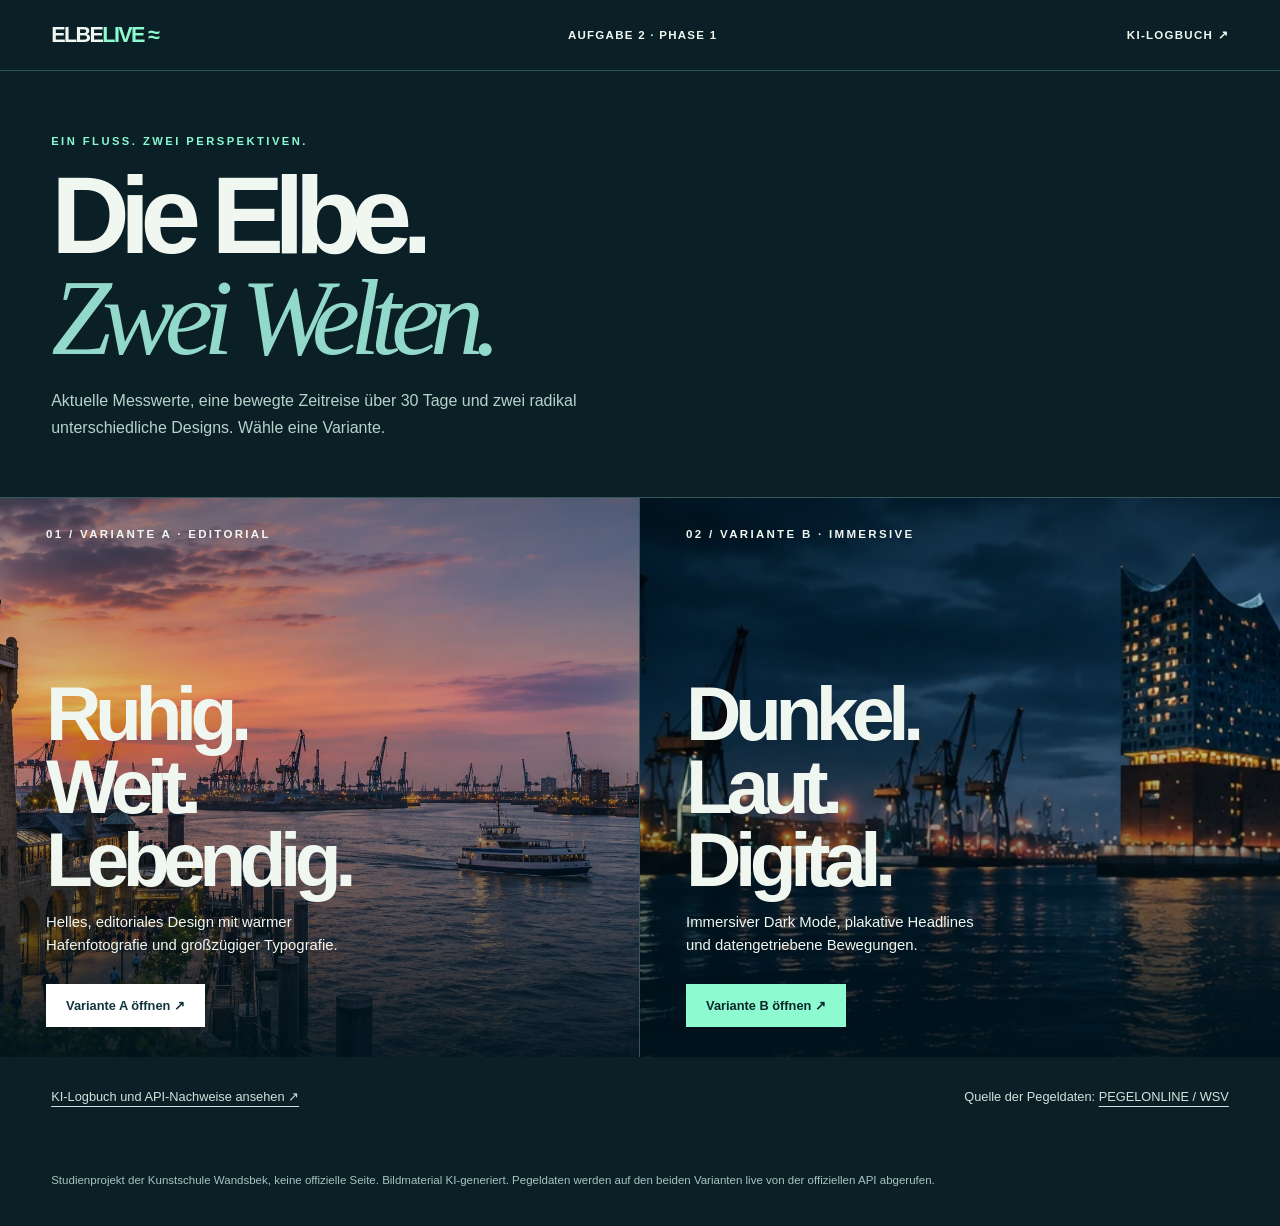
<file: index.html>
<!doctype html>
<html lang="de"><head><meta charset="utf-8"><meta name="viewport" content="width=device-width,initial-scale=1"><meta name="robots" content="noindex,nofollow,noarchive"><meta name="description" content="ELBE LIVE: Zwei Designvarianten einer interaktiven Landingpage mit echten Pegeldaten."><title>ELBE LIVE — Designvergleich</title><link rel="icon" href="assets/favicon.svg" type="image/svg+xml"><style>
*{box-sizing:border-box}body{margin:0;background:#0b2026;color:#f0f7f0;font-family:Arial,Helvetica,sans-serif}a{color:inherit;text-decoration:none}a:focus-visible{outline:3px solid #a8fad8;outline-offset:5px}.bar{display:flex;justify-content:space-between;gap:20px;align-items:center;padding:22px max(28px,4vw);border-bottom:1px solid #315358;font-size:.72rem;letter-spacing:.11em;font-weight:800}.bar strong{font-size:1.35rem;letter-spacing:-.075em}.bar strong span{color:#8dfbd0}.top{padding:60px max(28px,4vw) 40px}.kicker{font-size:.7rem;letter-spacing:.22em;color:#89f9cf;font-weight:800}.top h1{font-size:clamp(3.4rem,8.5vw,9rem);line-height:.93;letter-spacing:-.09em;margin:16px 0 20px}.top h1 em{font-family:Georgia,serif;font-weight:400;color:#92d9cc}.top p{font-size:1rem;max-width:550px;line-height:1.65;color:#b7d2cd}.choices{display:grid;grid-template-columns:1fr 1fr;min-height:560px}.choice{position:relative;overflow:hidden;display:flex;flex-direction:column;justify-content:space-between;padding:30px max(25px,3.6vw);isolation:isolate;border-top:1px solid #355558}.choice img{position:absolute;inset:0;width:100%;height:100%;object-fit:cover;z-index:-2;transition:transform .7s}.choice:hover img{transform:scale(1.045)}.choice:before{content:"";position:absolute;inset:0;z-index:-1;background:linear-gradient(180deg,rgba(0,20,30,.42),rgba(0,20,30,.13) 35%,rgba(0,20,30,.88))}.choice:first-child{border-right:1px solid #355558}.choice small{font-size:.72rem;letter-spacing:.2em;font-weight:800}.choice h2{font-size:clamp(3rem,6vw,6.5rem);letter-spacing:-.085em;margin:0 0 12px;line-height:.95}.choice p{font-size:.93rem;max-width:300px;line-height:1.55}.choice .action{display:inline-flex;padding:14px 20px;margin-top:12px;background:#fff;color:#11343c;font-weight:850;font-size:.8rem}.choice:last-child .action{background:#8dfad0;color:#09272b}.bottom{padding:30px max(28px,4vw) 55px;display:flex;justify-content:space-between;gap:18px;flex-wrap:wrap;color:#d1e2de;font-size:.8rem}.bottom a{text-decoration:underline;text-underline-offset:5px}.bottom p{margin:0;line-height:1.6}.notice{font-size:.72rem;color:#a6c4c2;padding:0 max(28px,4vw) 28px}@media(max-width:740px){.choices{grid-template-columns:1fr}.choice{min-height:480px}.choice:first-child{border-right:0}.top{padding-block:48px 22px}.bar{font-size:.6rem;padding-inline:20px}.choices .choice{padding:24px}.choice h2{font-size:3.6rem}}
</style></head>
<body><header class="bar"><a href="./"><strong>ELBE<span>LIVE ≈</span></strong></a><span>AUFGABE 2 · PHASE 1</span><a href="ki-logbuch/">KI-LOGBUCH ↗</a></header>
<main><section class="top"><span class="kicker">EIN FLUSS. ZWEI PERSPEKTIVEN.</span><h1>Die Elbe.<br><em>Zwei Welten.</em></h1><p>Aktuelle Messwerte, eine bewegte Zeitreise über 30 Tage und zwei radikal unterschiedliche Designs. Wähle eine Variante.</p></section><section class="choices"><a class="choice" href="variante-a/"><img src="assets/img/01-hero-hamburg-sonnenuntergang.webp" alt="KI-generierte Hamburger Hafenansicht im Sonnenuntergang"><small>01 / VARIANTE A · EDITORIAL</small><div><h2>Ruhig.<br>Weit.<br>Lebendig.</h2><p>Helles, editoriales Design mit warmer Hafenfotografie und großzügiger Typografie.</p><span class="action">Variante A öffnen ↗</span></div></a><a class="choice" href="variante-b/"><img src="assets/img/02-hero-hamburg-nacht.webp" alt="KI-generierte Hamburger Hafenansicht bei Nacht"><small>02 / VARIANTE B · IMMERSIVE</small><div><h2>Dunkel.<br>Laut.<br>Digital.</h2><p>Immersiver Dark Mode, plakative Headlines und datengetriebene Bewegungen.</p><span class="action">Variante B öffnen ↗</span></div></a></section></main><footer class="bottom"><p><a href="ki-logbuch/">KI-Logbuch und API-Nachweise ansehen ↗</a></p><p>Quelle der Pegeldaten: <a href="https://pegelonline.wsv.de/" target="_blank" rel="noopener noreferrer">PEGELONLINE / WSV</a></p></footer><p class="notice">Studienprojekt der Kunstschule Wandsbek, keine offizielle Seite. Bildmaterial KI-generiert. Pegeldaten werden auf den beiden Varianten live von der offiziellen API abgerufen.</p></body></html>
</file>
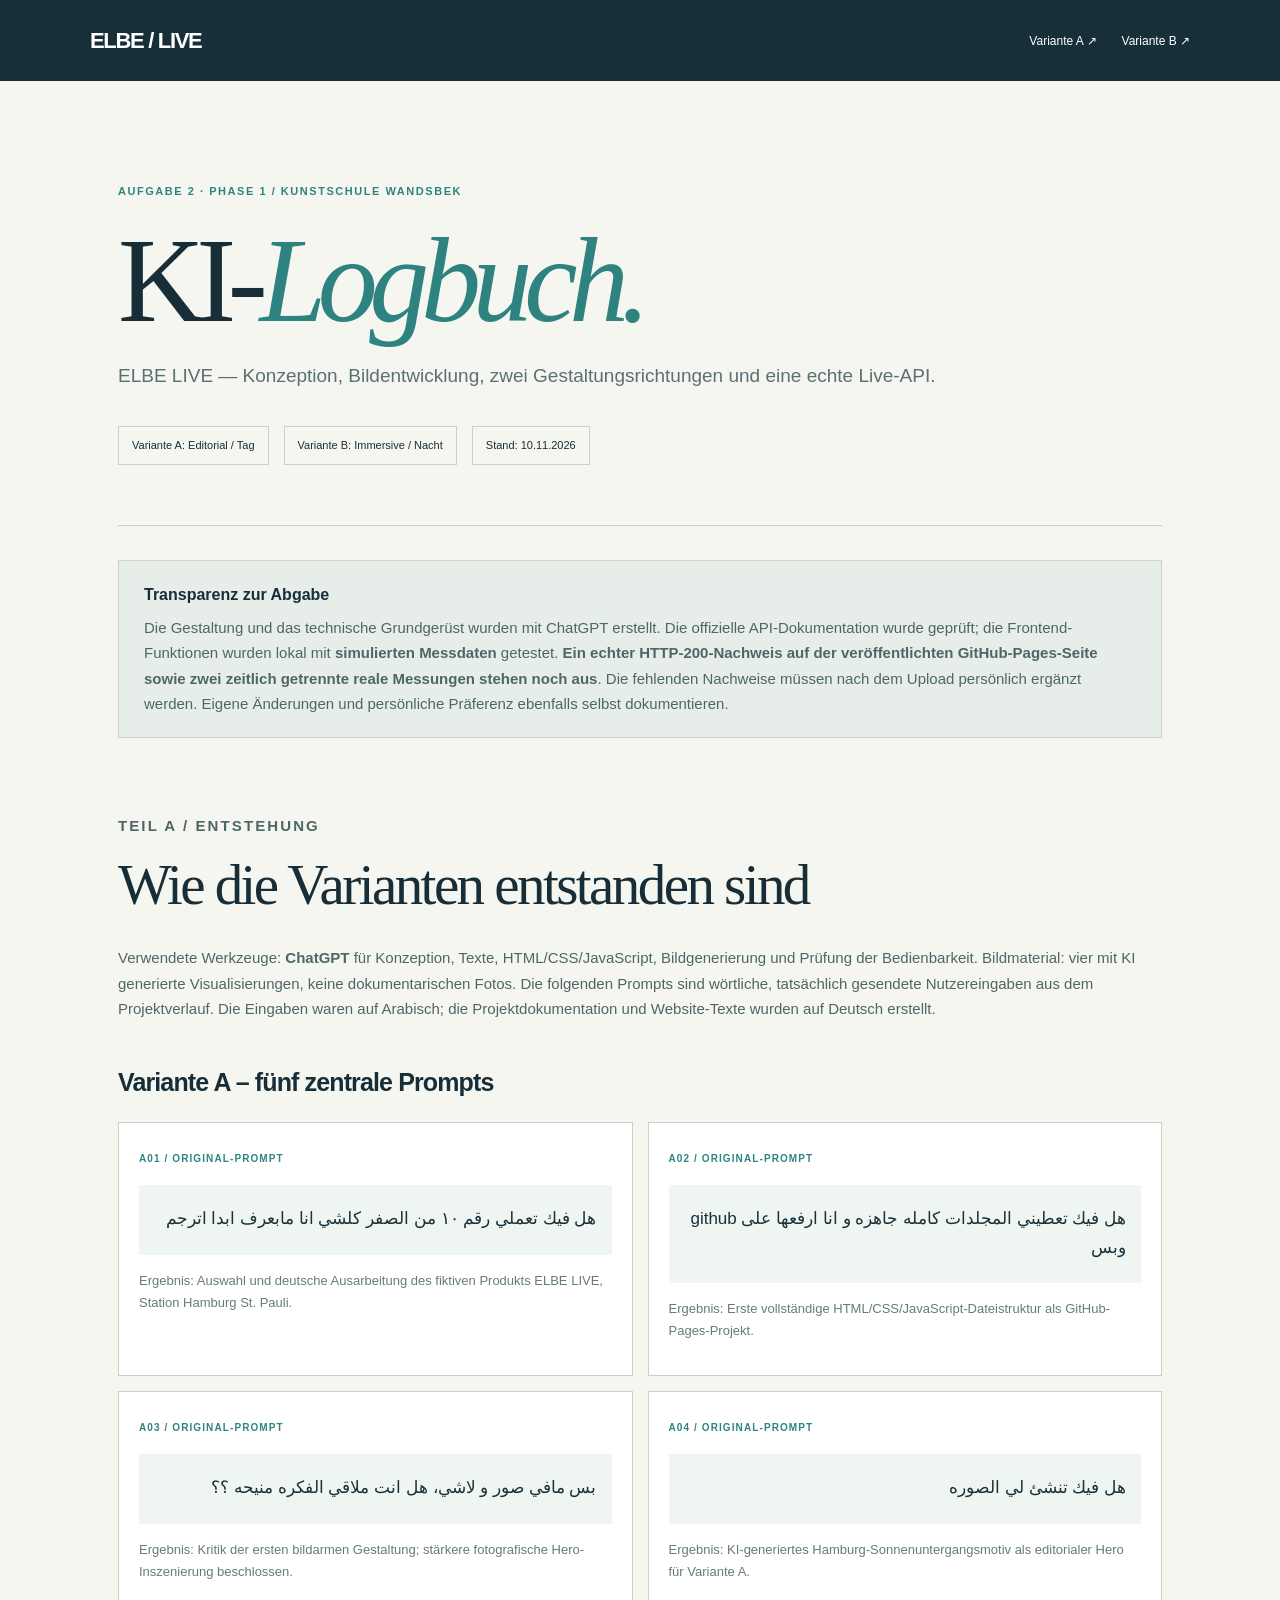
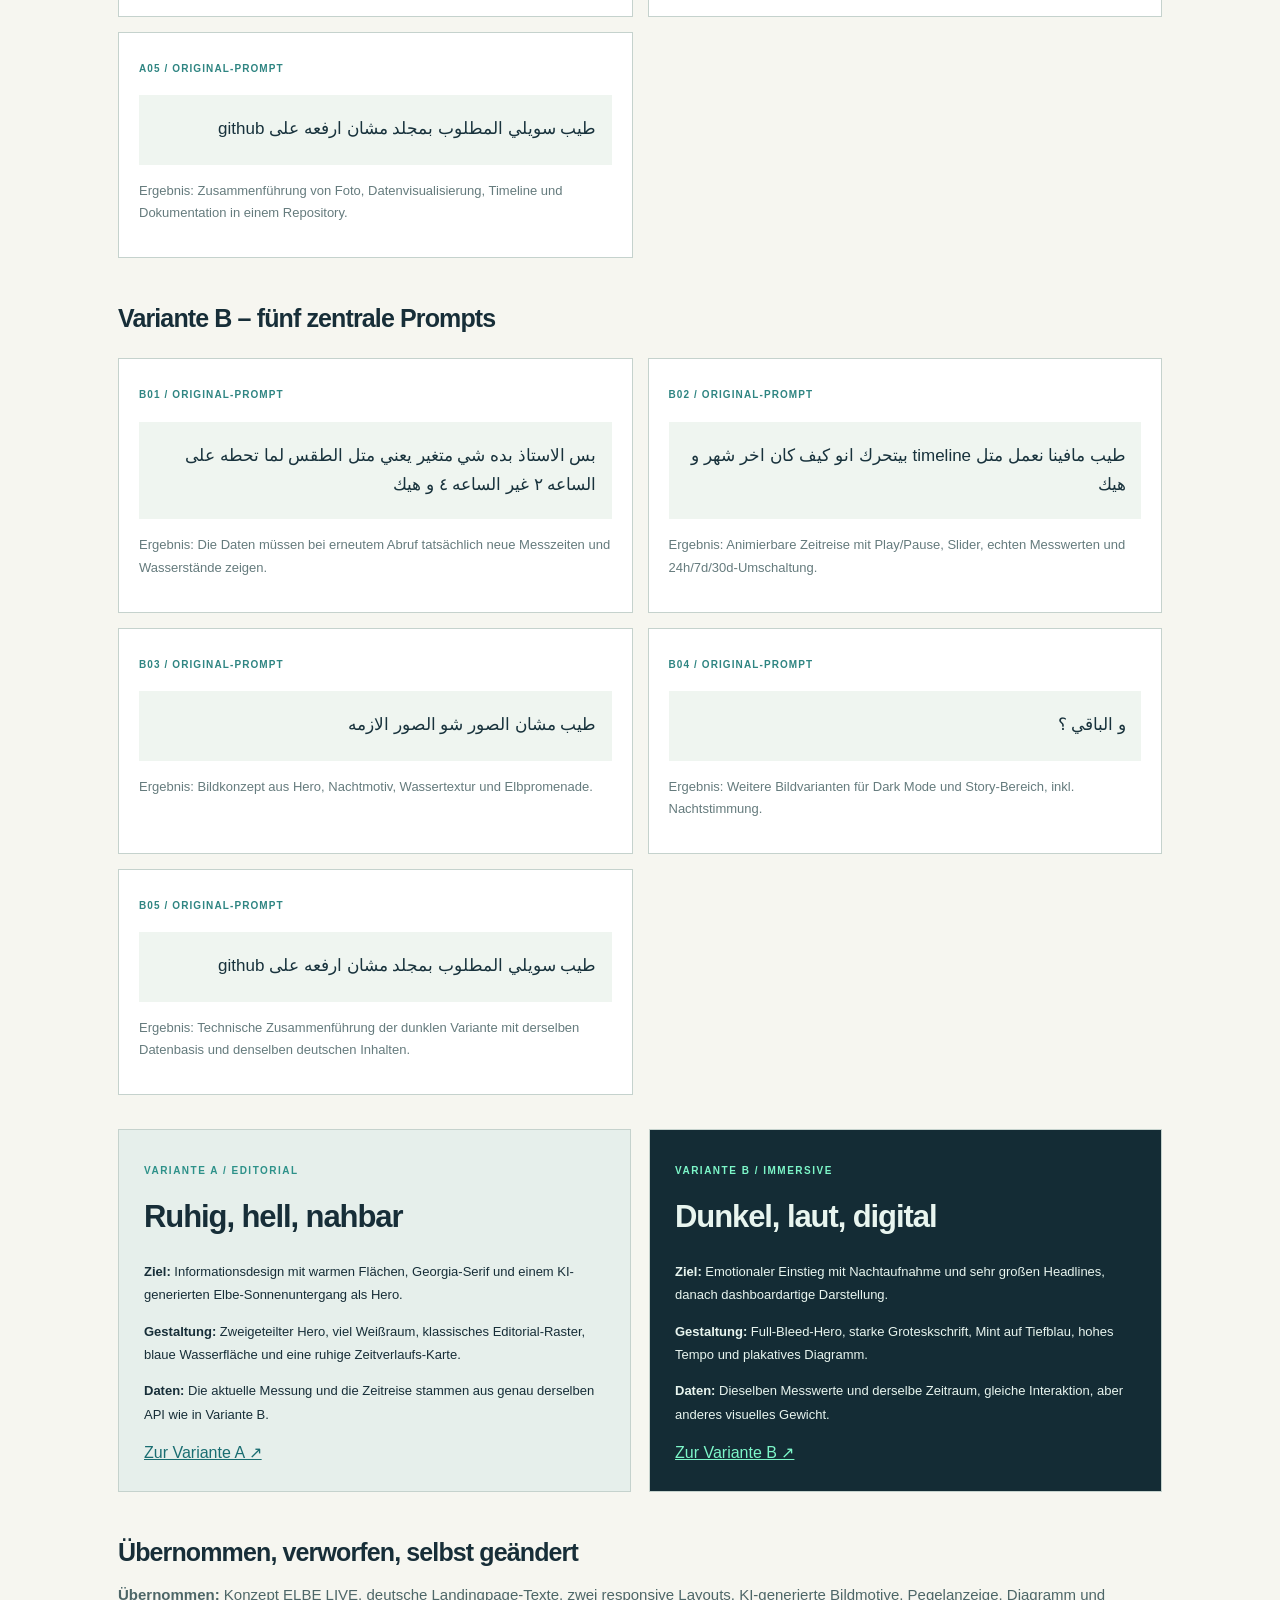
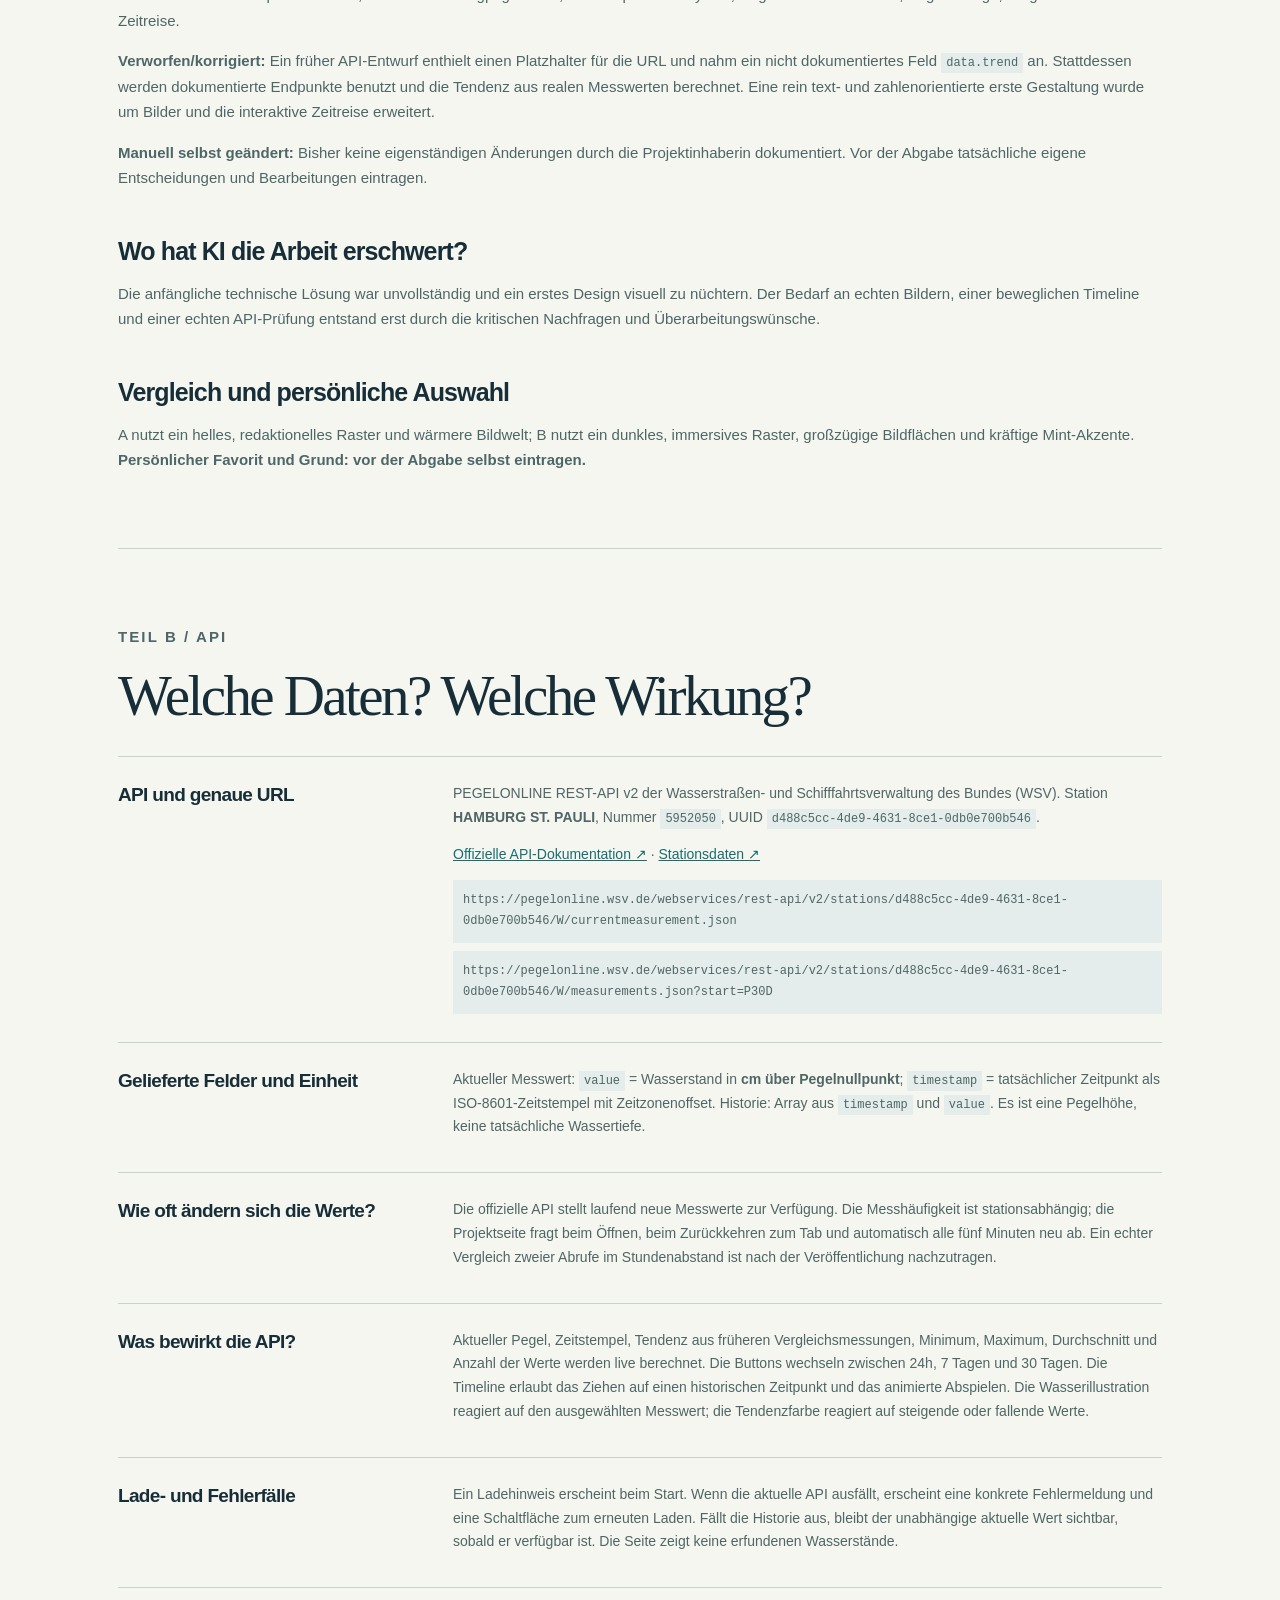
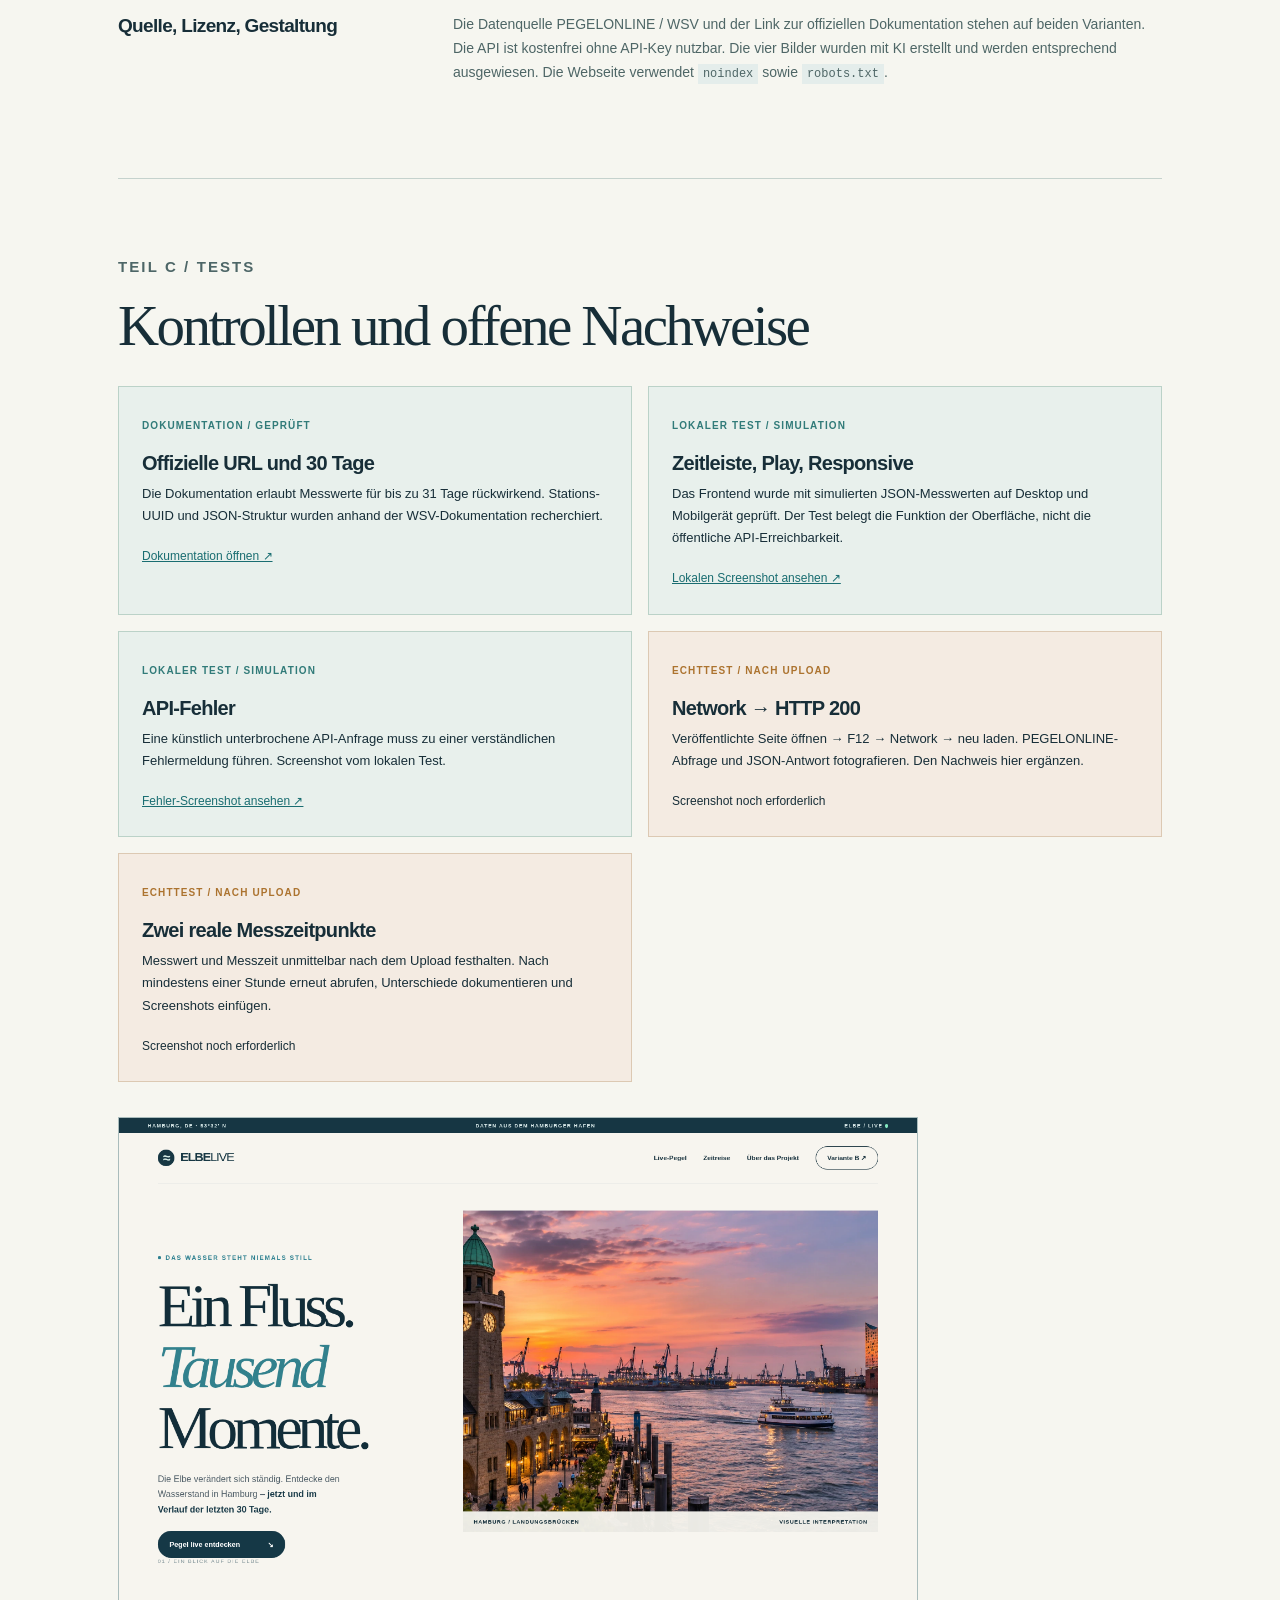
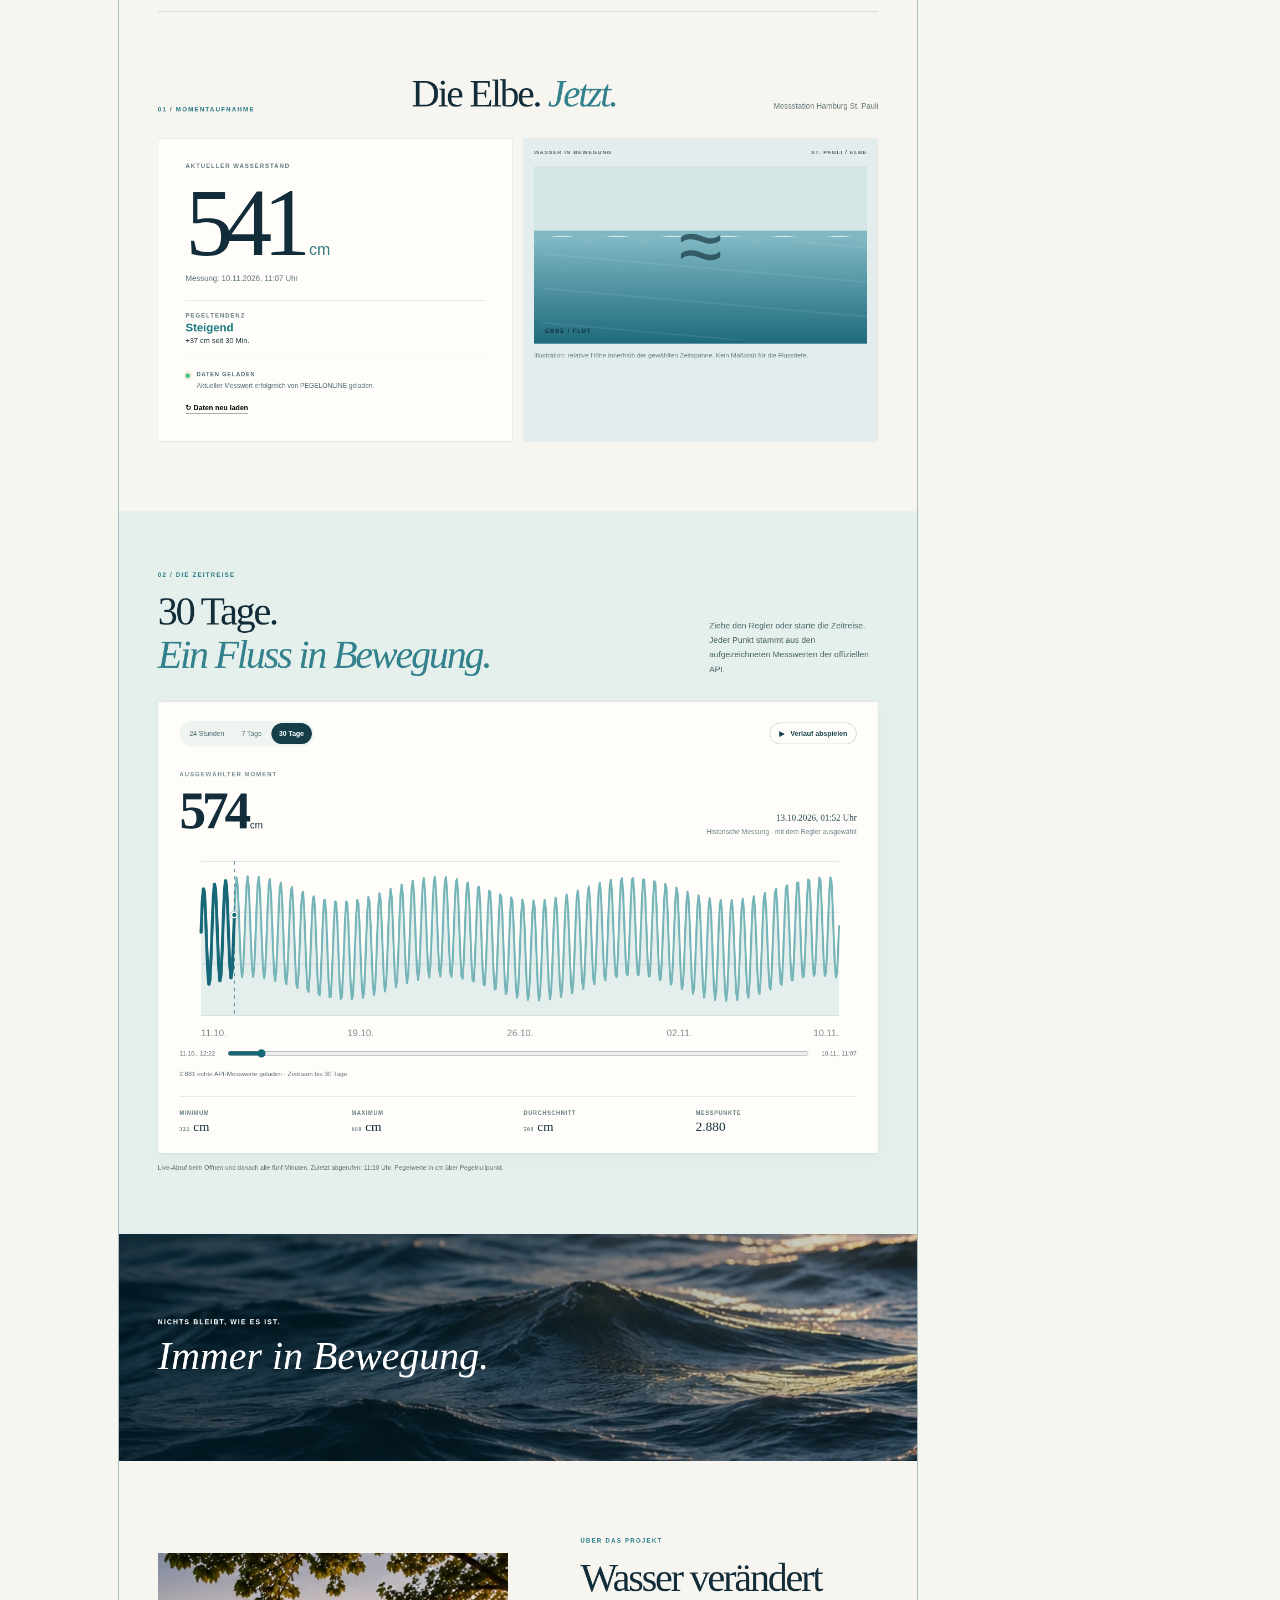
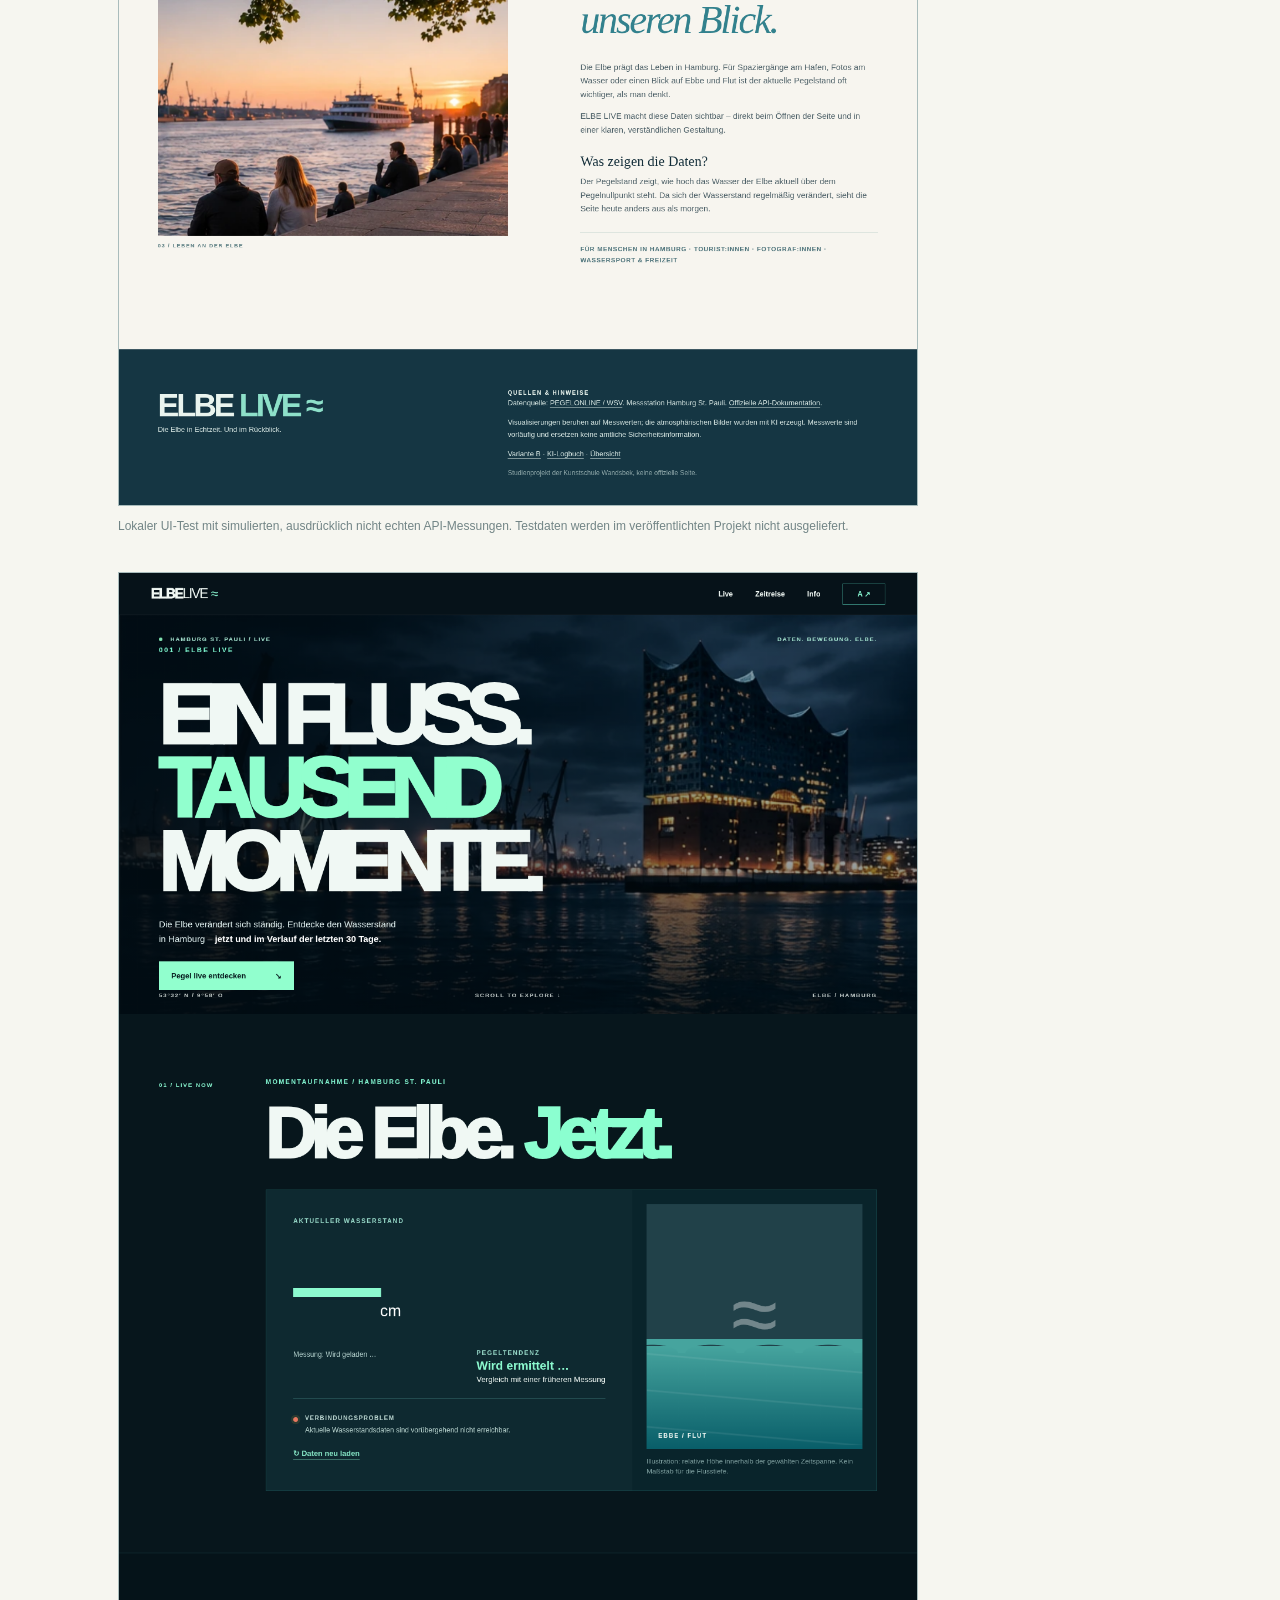
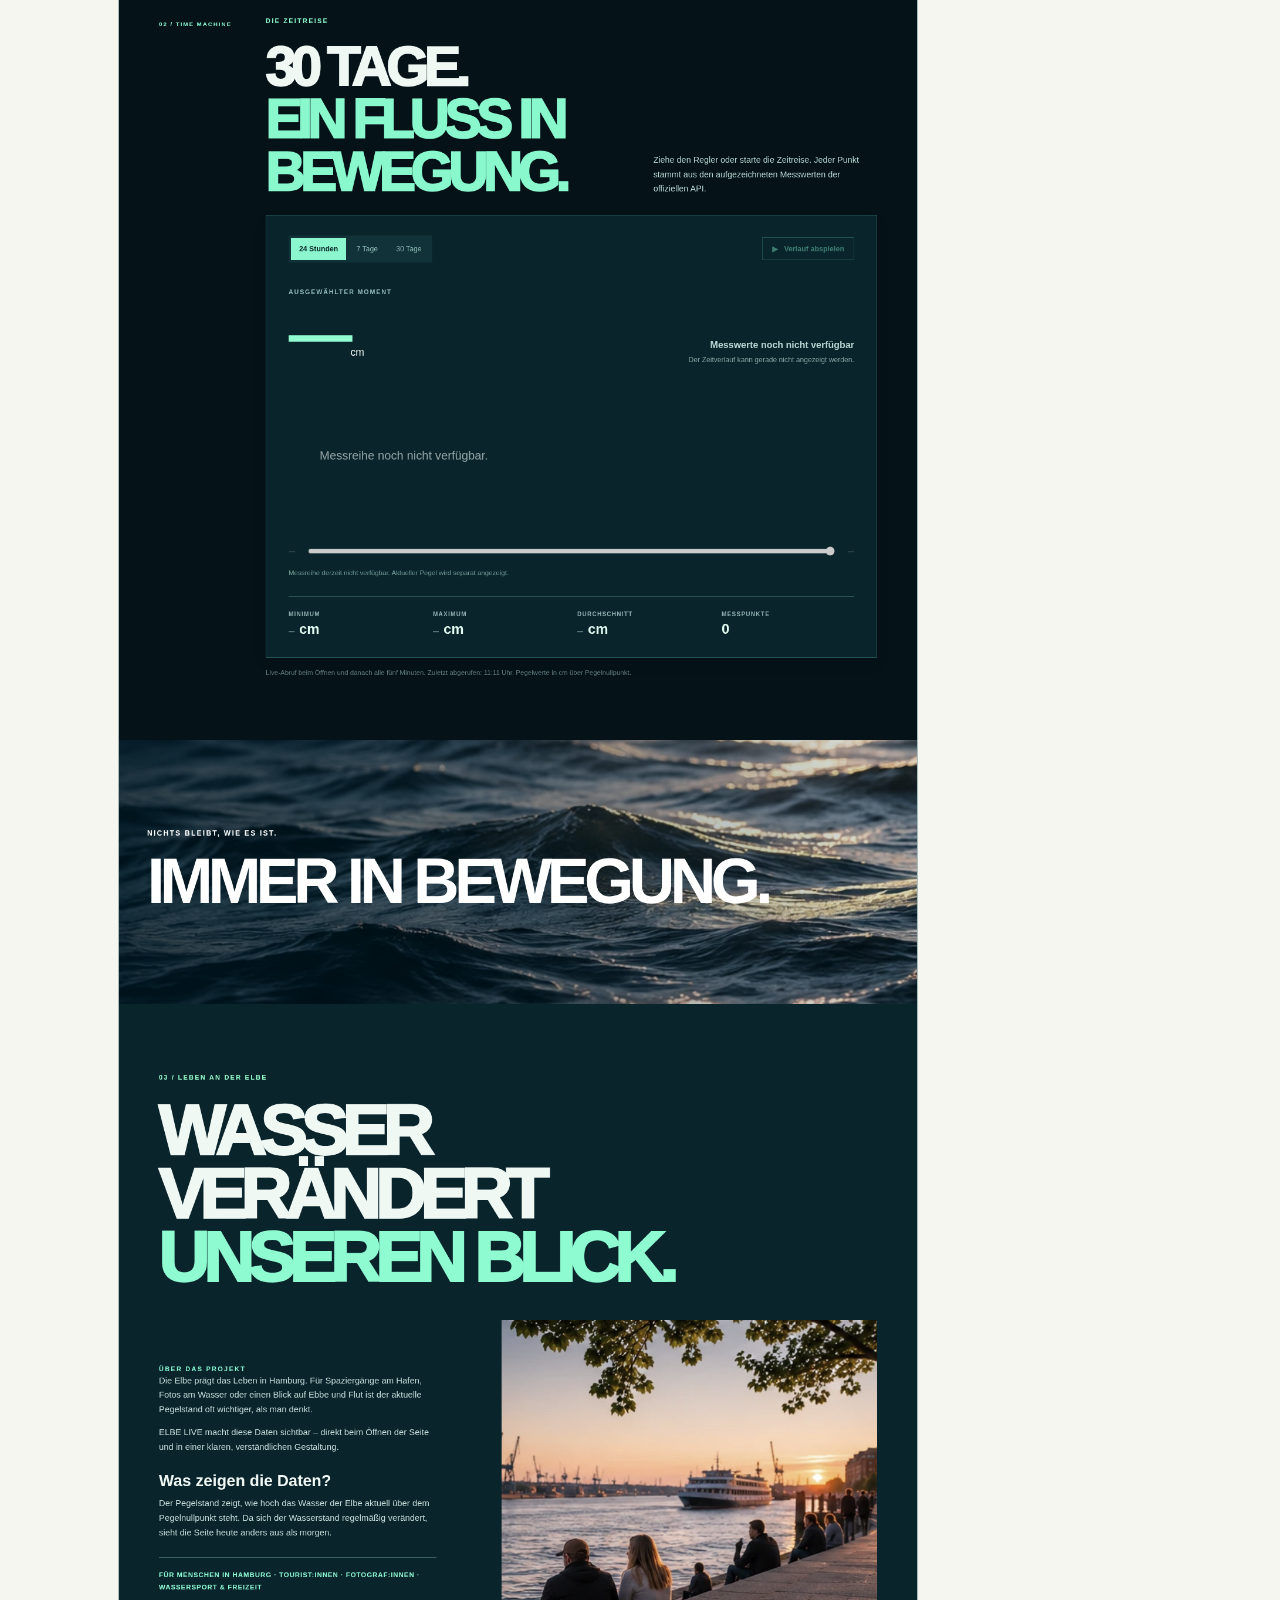
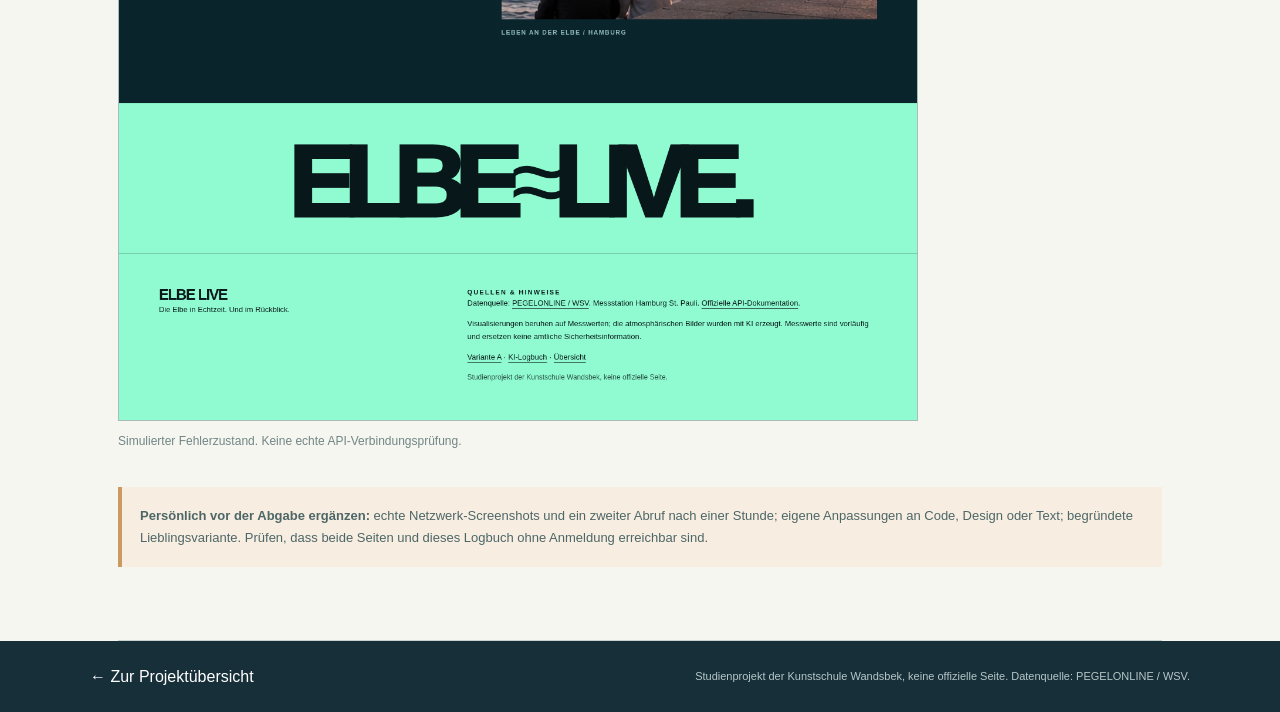
<file: ki-logbuch/index.html>
<!doctype html>
<html lang="de"><head><meta charset="utf-8"><meta name="viewport" content="width=device-width,initial-scale=1"><meta name="robots" content="noindex,nofollow,noarchive"><title>ELBE LIVE — KI-Logbuch</title><link rel="icon" href="../assets/favicon.svg" type="image/svg+xml"><link rel="stylesheet" href="style.css"></head>
<body><header class="nav"><a class="logo" href="../">ELBE / LIVE</a><div><a href="../variante-a/">Variante A ↗</a><a href="../variante-b/">Variante B ↗</a></div></header>
<main class="page"><div class="cover"><span class="eyebrow">AUFGABE 2 · PHASE 1 / KUNSTSCHULE WANDSBEK</span><h1>KI-<em>Logbuch.</em></h1><p>ELBE LIVE — Konzeption, Bildentwicklung, zwei Gestaltungsrichtungen und eine echte Live-API.</p><div class="small-row"><span>Variante A: Editorial / Tag</span><span>Variante B: Immersive / Nacht</span><span>Stand: 10.11.2026</span></div></div>
<section class="note"><strong>Transparenz zur Abgabe</strong><p>Die Gestaltung und das technische Grundgerüst wurden mit ChatGPT erstellt. Die offizielle API-Dokumentation wurde geprüft; die Frontend-Funktionen wurden lokal mit <b>simulierten Messdaten</b> getestet. <b>Ein echter HTTP-200-Nachweis auf der veröffentlichten GitHub-Pages-Seite sowie zwei zeitlich getrennte reale Messungen stehen noch aus</b>. Die fehlenden Nachweise müssen nach dem Upload persönlich ergänzt werden. Eigene Änderungen und persönliche Präferenz ebenfalls selbst dokumentieren.</p></section>
<section><p class="eyebrow">TEIL A / ENTSTEHUNG</p><h2>Wie die Varianten entstanden sind</h2><p>Verwendete Werkzeuge: <b>ChatGPT</b> für Konzeption, Texte, HTML/CSS/JavaScript, Bildgenerierung und Prüfung der Bedienbarkeit. Bildmaterial: vier mit KI generierte Visualisierungen, keine dokumentarischen Fotos. Die folgenden Prompts sind wörtliche, tatsächlich gesendete Nutzereingaben aus dem Projektverlauf. Die Eingaben waren auf Arabisch; die Projektdokumentation und Website-Texte wurden auf Deutsch erstellt.</p>
<h3>Variante A – fünf zentrale Prompts</h3><div class="prompt-list">
<div><span>A01 / ORIGINAL-PROMPT</span><blockquote lang="ar" dir="rtl">هل فيك تعملي رقم ١٠ من الصفر كلشي انا مابعرف ابدا اترجم</blockquote><p>Ergebnis: Auswahl und deutsche Ausarbeitung des fiktiven Produkts ELBE LIVE, Station Hamburg St. Pauli.</p></div>
<div><span>A02 / ORIGINAL-PROMPT</span><blockquote lang="ar" dir="rtl">هل فيك تعطيني المجلدات كامله جاهزه و انا ارفعها على github وبس</blockquote><p>Ergebnis: Erste vollständige HTML/CSS/JavaScript-Dateistruktur als GitHub-Pages-Projekt.</p></div>
<div><span>A03 / ORIGINAL-PROMPT</span><blockquote lang="ar" dir="rtl">بس مافي صور و لاشي، هل انت ملاقي الفكره منيحه ؟؟</blockquote><p>Ergebnis: Kritik der ersten bildarmen Gestaltung; stärkere fotografische Hero-Inszenierung beschlossen.</p></div>
<div><span>A04 / ORIGINAL-PROMPT</span><blockquote lang="ar" dir="rtl">هل فيك تنشئ لي الصوره</blockquote><p>Ergebnis: KI-generiertes Hamburg-Sonnenuntergangsmotiv als editorialer Hero für Variante A.</p></div>
<div><span>A05 / ORIGINAL-PROMPT</span><blockquote lang="ar" dir="rtl">طيب سويلي المطلوب بمجلد مشان ارفعه على github</blockquote><p>Ergebnis: Zusammenführung von Foto, Datenvisualisierung, Timeline und Dokumentation in einem Repository.</p></div>
</div>
<h3>Variante B – fünf zentrale Prompts</h3><div class="prompt-list">
<div><span>B01 / ORIGINAL-PROMPT</span><blockquote lang="ar" dir="rtl">بس الاستاذ بده شي متغير يعني متل الطقس لما تحطه على الساعه ٢ غير الساعه ٤ و هيك</blockquote><p>Ergebnis: Die Daten müssen bei erneutem Abruf tatsächlich neue Messzeiten und Wasserstände zeigen.</p></div>
<div><span>B02 / ORIGINAL-PROMPT</span><blockquote lang="ar" dir="rtl">طيب مافينا نعمل متل timeline بيتحرك انو كيف كان اخر شهر و هيك</blockquote><p>Ergebnis: Animierbare Zeitreise mit Play/Pause, Slider, echten Messwerten und 24h/7d/30d-Umschaltung.</p></div>
<div><span>B03 / ORIGINAL-PROMPT</span><blockquote lang="ar" dir="rtl">طيب مشان الصور شو الصور الازمه</blockquote><p>Ergebnis: Bildkonzept aus Hero, Nachtmotiv, Wassertextur und Elbpromenade.</p></div>
<div><span>B04 / ORIGINAL-PROMPT</span><blockquote lang="ar" dir="rtl">و الباقي ؟</blockquote><p>Ergebnis: Weitere Bildvarianten für Dark Mode und Story-Bereich, inkl. Nachtstimmung.</p></div>
<div><span>B05 / ORIGINAL-PROMPT</span><blockquote lang="ar" dir="rtl">طيب سويلي المطلوب بمجلد مشان ارفعه على github</blockquote><p>Ergebnis: Technische Zusammenführung der dunklen Variante mit derselben Datenbasis und denselben deutschen Inhalten.</p></div>
</div>
<div class="two-col"><article class="version"><span class="tag">VARIANTE A / EDITORIAL</span><h3>Ruhig, hell, nahbar</h3><p><strong>Ziel:</strong> Informationsdesign mit warmen Flächen, Georgia-Serif und einem KI-generierten Elbe-Sonnenuntergang als Hero.</p><p><strong>Gestaltung:</strong> Zweigeteilter Hero, viel Weißraum, klassisches Editorial-Raster, blaue Wasserfläche und eine ruhige Zeitverlaufs-Karte.</p><p><strong>Daten:</strong> Die aktuelle Messung und die Zeitreise stammen aus genau derselben API wie in Variante B.</p><a href="../variante-a/">Zur Variante A ↗</a></article><article class="version"><span class="tag">VARIANTE B / IMMERSIVE</span><h3>Dunkel, laut, digital</h3><p><strong>Ziel:</strong> Emotionaler Einstieg mit Nachtaufnahme und sehr großen Headlines, danach dashboardartige Darstellung.</p><p><strong>Gestaltung:</strong> Full-Bleed-Hero, starke Groteskschrift, Mint auf Tiefblau, hohes Tempo und plakatives Diagramm.</p><p><strong>Daten:</strong> Dieselben Messwerte und derselbe Zeitraum, gleiche Interaktion, aber anderes visuelles Gewicht.</p><a href="../variante-b/">Zur Variante B ↗</a></article></div>
<h3>Übernommen, verworfen, selbst geändert</h3><p><strong>Übernommen:</strong> Konzept ELBE LIVE, deutsche Landingpage-Texte, zwei responsive Layouts, KI-generierte Bildmotive, Pegelanzeige, Diagramm und Zeitreise.</p><p><strong>Verworfen/korrigiert:</strong> Ein früher API-Entwurf enthielt einen Platzhalter für die URL und nahm ein nicht dokumentiertes Feld <code>data.trend</code> an. Stattdessen werden dokumentierte Endpunkte benutzt und die Tendenz aus realen Messwerten berechnet. Eine rein text- und zahlenorientierte erste Gestaltung wurde um Bilder und die interaktive Zeitreise erweitert.</p><p><strong>Manuell selbst geändert:</strong> Bisher keine eigenständigen Änderungen durch die Projektinhaberin dokumentiert. Vor der Abgabe tatsächliche eigene Entscheidungen und Bearbeitungen eintragen.</p><h3>Wo hat KI die Arbeit erschwert?</h3><p>Die anfängliche technische Lösung war unvollständig und ein erstes Design visuell zu nüchtern. Der Bedarf an echten Bildern, einer beweglichen Timeline und einer echten API-Prüfung entstand erst durch die kritischen Nachfragen und Überarbeitungswünsche.</p><h3>Vergleich und persönliche Auswahl</h3><p>A nutzt ein helles, redaktionelles Raster und wärmere Bildwelt; B nutzt ein dunkles, immersives Raster, großzügige Bildflächen und kräftige Mint-Akzente. <strong>Persönlicher Favorit und Grund: vor der Abgabe selbst eintragen.</strong></p></section>
<section><p class="eyebrow">TEIL B / API</p><h2>Welche Daten? Welche Wirkung?</h2><div class="facts">
<div><h3>API und genaue URL</h3><div><p>PEGELONLINE REST-API v2 der Wasserstraßen- und Schifffahrtsverwaltung des Bundes (WSV). Station <b>HAMBURG ST. PAULI</b>, Nummer <code>5952050</code>, UUID <code>d488c5cc-4de9-4631-8ce1-0db0e700b546</code>.</p><p><a target="_blank" rel="noopener noreferrer" href="https://pegelonline.wsv.de/webservice/dokuRestapi">Offizielle API-Dokumentation ↗</a> · <a target="_blank" rel="noopener noreferrer" href="https://pegelonline.wsv.de/gast/stammdaten?pegelnr=5952050">Stationsdaten ↗</a></p><p class="url">https://pegelonline.wsv.de/webservices/rest-api/v2/stations/d488c5cc-4de9-4631-8ce1-0db0e700b546/W/currentmeasurement.json</p><p class="url">https://pegelonline.wsv.de/webservices/rest-api/v2/stations/d488c5cc-4de9-4631-8ce1-0db0e700b546/W/measurements.json?start=P30D</p></div></div>
<div><h3>Gelieferte Felder und Einheit</h3><p>Aktueller Messwert: <code>value</code> = Wasserstand in <b>cm über Pegelnullpunkt</b>; <code>timestamp</code> = tatsächlicher Zeitpunkt als ISO-8601-Zeitstempel mit Zeitzonenoffset. Historie: Array aus <code>timestamp</code> und <code>value</code>. Es ist eine Pegelhöhe, keine tatsächliche Wassertiefe.</p></div>
<div><h3>Wie oft ändern sich die Werte?</h3><p>Die offizielle API stellt laufend neue Messwerte zur Verfügung. Die Messhäufigkeit ist stationsabhängig; die Projektseite fragt beim Öffnen, beim Zurückkehren zum Tab und automatisch alle fünf Minuten neu ab. Ein echter Vergleich zweier Abrufe im Stundenabstand ist nach der Veröffentlichung nachzutragen.</p></div>
<div><h3>Was bewirkt die API?</h3><p>Aktueller Pegel, Zeitstempel, Tendenz aus früheren Vergleichsmessungen, Minimum, Maximum, Durchschnitt und Anzahl der Werte werden live berechnet. Die Buttons wechseln zwischen 24h, 7 Tagen und 30 Tagen. Die Timeline erlaubt das Ziehen auf einen historischen Zeitpunkt und das animierte Abspielen. Die Wasserillustration reagiert auf den ausgewählten Messwert; die Tendenzfarbe reagiert auf steigende oder fallende Werte.</p></div>
<div><h3>Lade- und Fehlerfälle</h3><p>Ein Ladehinweis erscheint beim Start. Wenn die aktuelle API ausfällt, erscheint eine konkrete Fehlermeldung und eine Schaltfläche zum erneuten Laden. Fällt die Historie aus, bleibt der unabhängige aktuelle Wert sichtbar, sobald er verfügbar ist. Die Seite zeigt keine erfundenen Wasserstände.</p></div>
<div><h3>Quelle, Lizenz, Gestaltung</h3><p>Die Datenquelle PEGELONLINE / WSV und der Link zur offiziellen Dokumentation stehen auf beiden Varianten. Die API ist kostenfrei ohne API-Key nutzbar. Die vier Bilder wurden mit KI erstellt und werden entsprechend ausgewiesen. Die Webseite verwendet <code>noindex</code> sowie <code>robots.txt</code>.</p></div>
</div></section>
<section><p class="eyebrow">TEIL C / TESTS</p><h2>Kontrollen und offene Nachweise</h2><div class="test-grid"><div class="test"><span class="test-type">DOKUMENTATION / GEPRÜFT</span><h3>Offizielle URL und 30 Tage</h3><p>Die Dokumentation erlaubt Messwerte für bis zu 31 Tage rückwirkend. Stations-UUID und JSON-Struktur wurden anhand der WSV-Dokumentation recherchiert.</p><a href="https://pegelonline.wsv.de/webservice/dokuRestapi" target="_blank" rel="noopener noreferrer">Dokumentation öffnen ↗</a></div><div class="test"><span class="test-type">LOKALER TEST / SIMULATION</span><h3>Zeitleiste, Play, Responsive</h3><p>Das Frontend wurde mit simulierten JSON-Messwerten auf Desktop und Mobilgerät geprüft. Der Test belegt die Funktion der Oberfläche, nicht die öffentliche API-Erreichbarkeit.</p><a href="belege/timeline-test.png" target="_blank">Lokalen Screenshot ansehen ↗</a></div><div class="test"><span class="test-type">LOKALER TEST / SIMULATION</span><h3>API-Fehler</h3><p>Eine künstlich unterbrochene API-Anfrage muss zu einer verständlichen Fehlermeldung führen. Screenshot vom lokalen Test.</p><a href="belege/fehler-test.png" target="_blank">Fehler-Screenshot ansehen ↗</a></div><div class="test pending"><span class="test-type">ECHTTEST / NACH UPLOAD</span><h3>Network → HTTP 200</h3><p>Veröffentlichte Seite öffnen → F12 → Network → neu laden. PEGELONLINE-Abfrage und JSON-Antwort fotografieren. Den Nachweis hier ergänzen.</p><span>Screenshot noch erforderlich</span></div><div class="test pending"><span class="test-type">ECHTTEST / NACH UPLOAD</span><h3>Zwei reale Messzeitpunkte</h3><p>Messwert und Messzeit unmittelbar nach dem Upload festhalten. Nach mindestens einer Stunde erneut abrufen, Unterschiede dokumentieren und Screenshots einfügen.</p><span>Screenshot noch erforderlich</span></div></div>
<figure class="evidence"><img src="belege/timeline-test.png" alt="Screenshot einer lokalen Simulation mit historischer Zeitreise"><figcaption>Lokaler UI-Test mit simulierten, ausdrücklich nicht echten API-Messungen. Testdaten werden im veröffentlichten Projekt nicht ausgeliefert.</figcaption></figure>
<figure class="evidence"><img src="belege/fehler-test.png" alt="Screenshot einer lokal simulierten API-Fehlermeldung"><figcaption>Simulierter Fehlerzustand. Keine echte API-Verbindungsprüfung.</figcaption></figure>
<p class="note"><strong>Persönlich vor der Abgabe ergänzen:</strong> echte Netzwerk-Screenshots und ein zweiter Abruf nach einer Stunde; eigene Anpassungen an Code, Design oder Text; begründete Lieblingsvariante. Prüfen, dass beide Seiten und dieses Logbuch ohne Anmeldung erreichbar sind.</p></section>
</main><footer class="nav"><a href="../">← Zur Projektübersicht</a><small>Studienprojekt der Kunstschule Wandsbek, keine offizielle Seite. Datenquelle: PEGELONLINE / WSV.</small></footer>
</body></html>
</file>
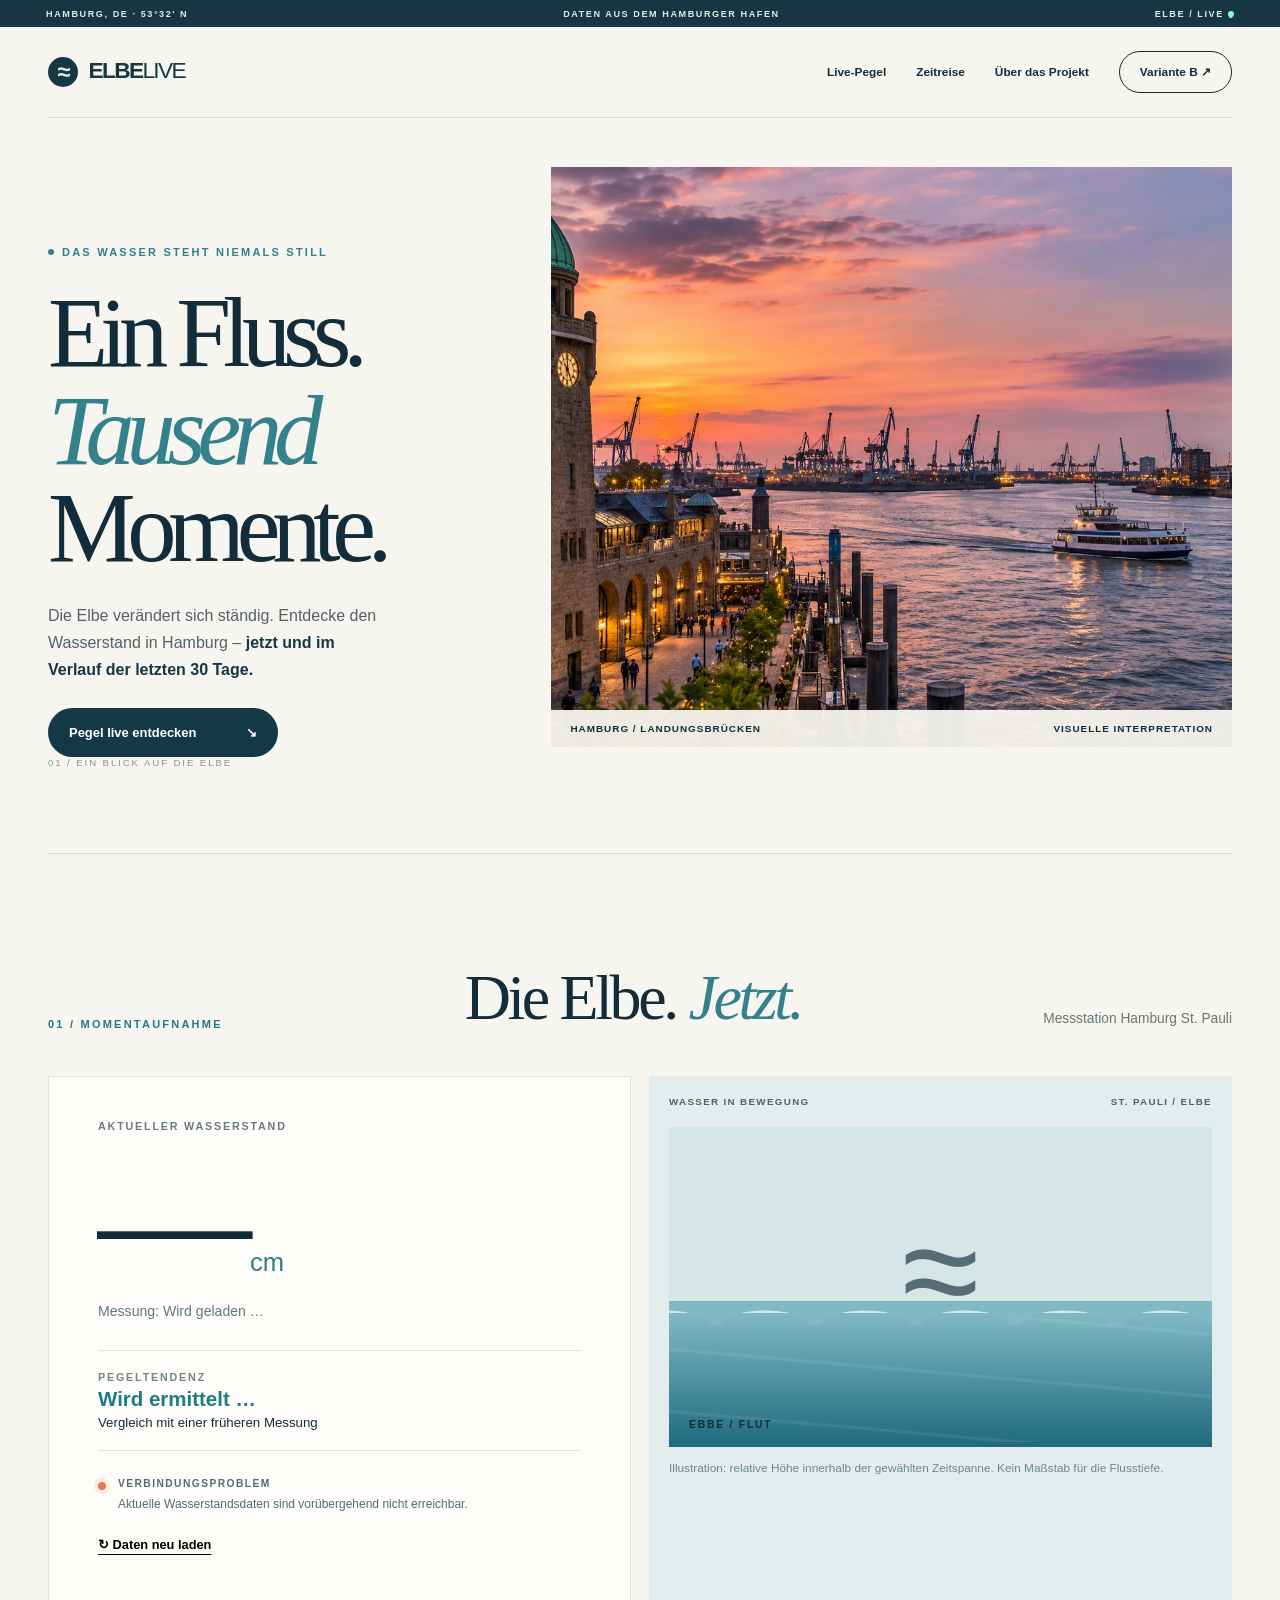
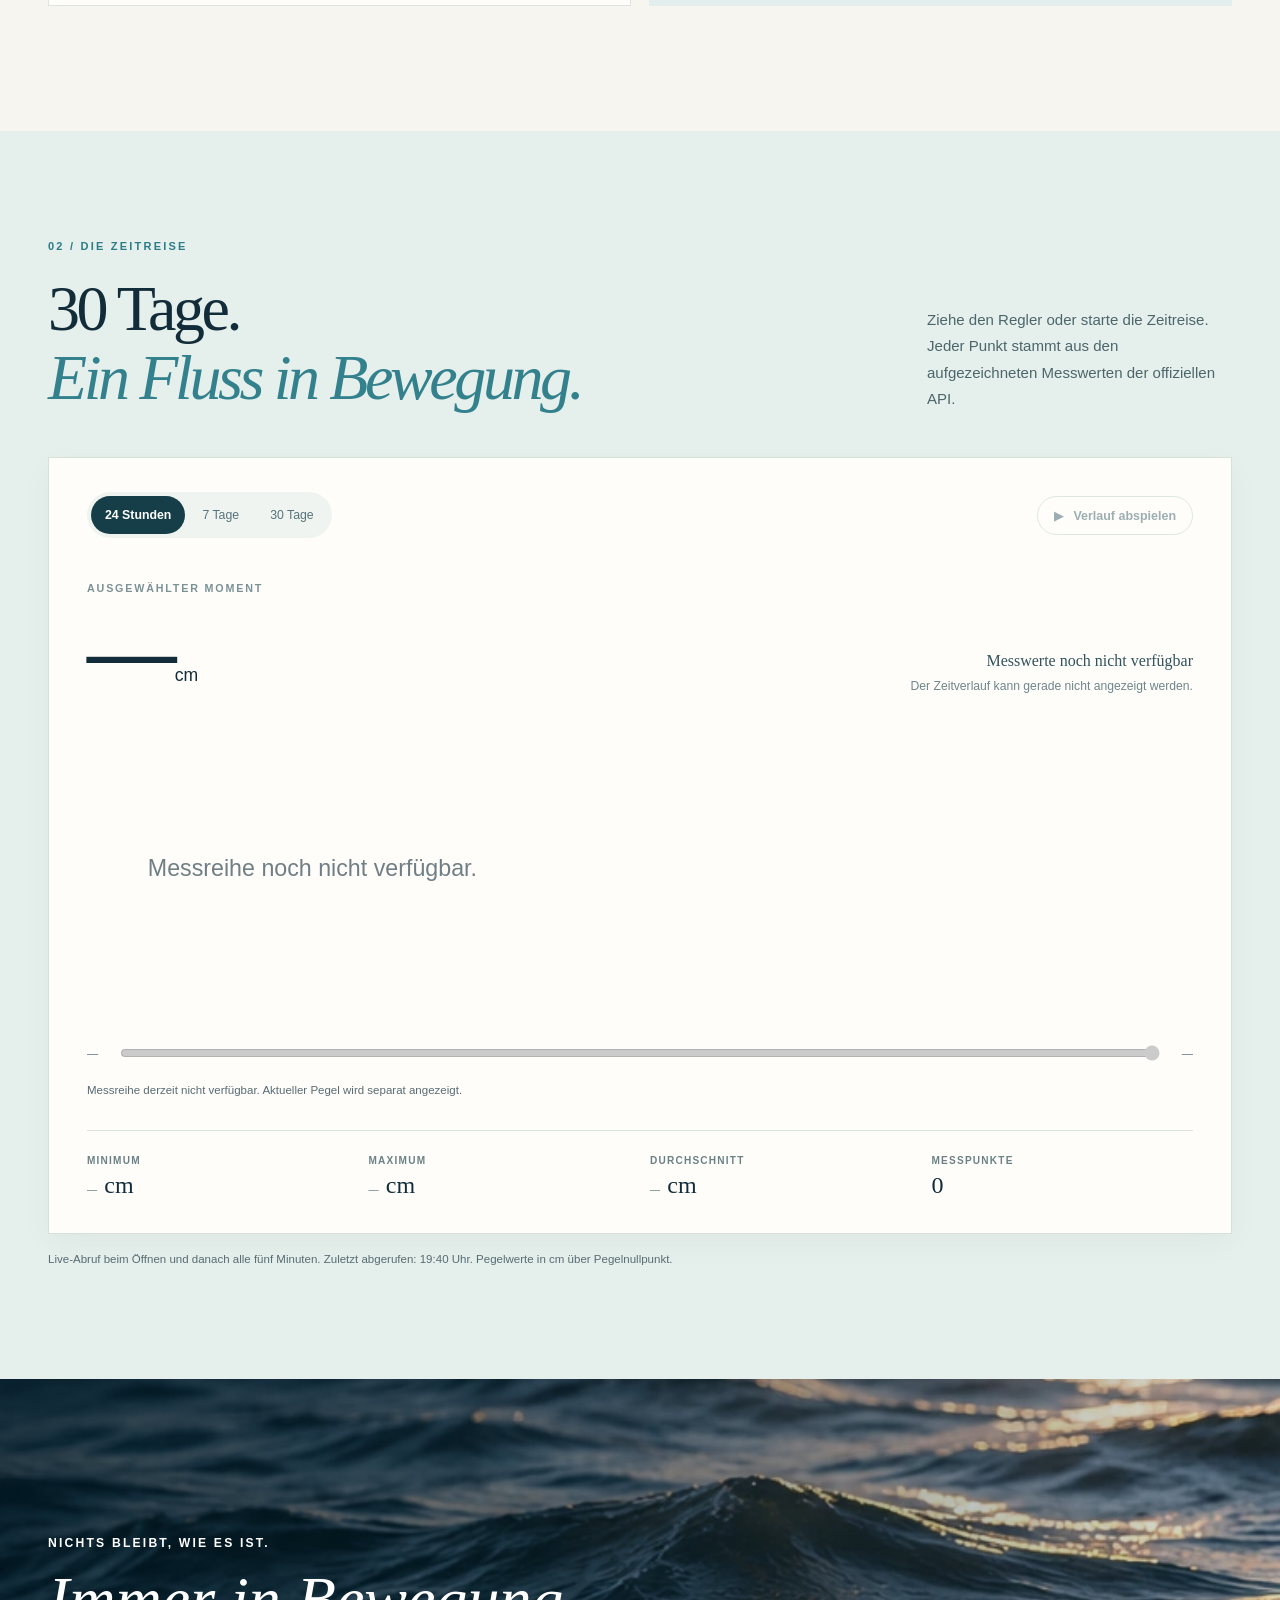
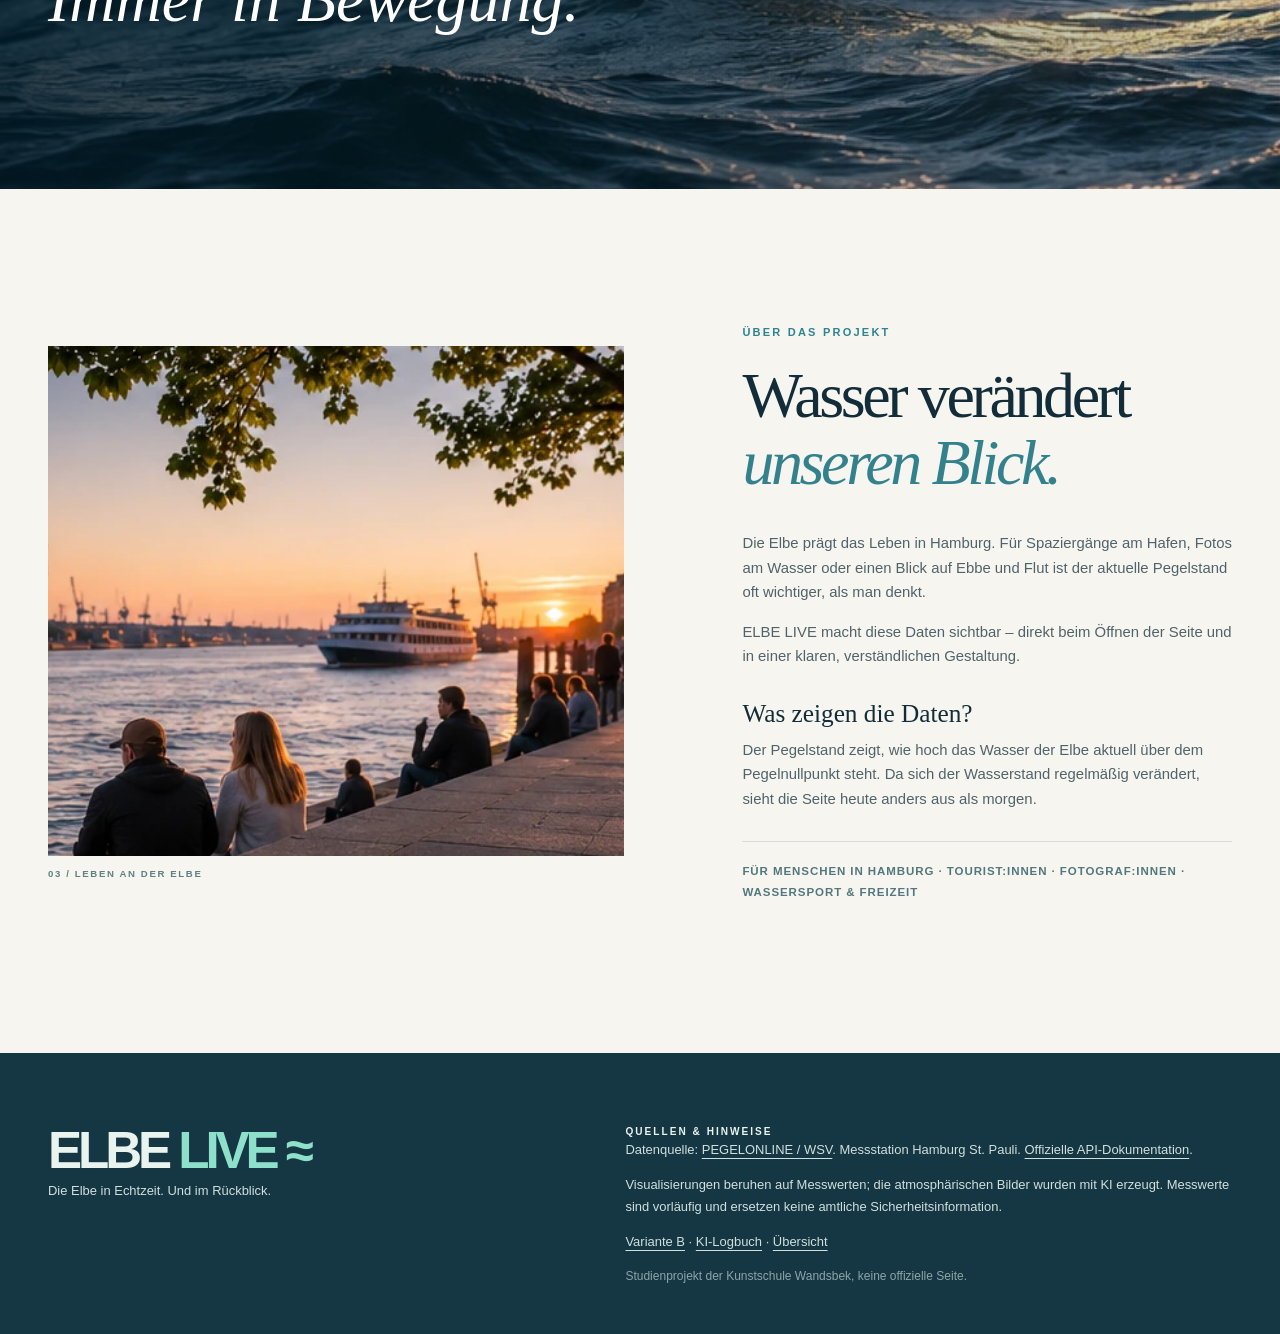
<file: variante-a/index.html>
<!doctype html>
<html lang="de">
<head>
  <meta charset="utf-8">
  <meta name="viewport" content="width=device-width, initial-scale=1">
  <meta name="robots" content="noindex,nofollow,noarchive">
  <meta name="description" content="ELBE LIVE: Aktueller Wasserstand und interaktiver 30-Tage-Verlauf am Pegel Hamburg St. Pauli.">
  <title>ELBE LIVE — Variante A / Editorial</title>
  <link rel="icon" href="../assets/favicon.svg" type="image/svg+xml">
  <link rel="stylesheet" href="../css/base.css">
  <link rel="stylesheet" href="../css/a.css">
  <script defer src="../js/app.js"></script>
</head>
<body class="theme-a" data-current-trend="unknown">
  <div class="top-strip"><span>HAMBURG, DE · 53°32' N</span><span>DATEN AUS DEM HAMBURGER HAFEN</span><span>ELBE / LIVE <span class="blink-dot">●</span></span></div>
  <header class="site-header wrap">
    <a class="logo" href="../" aria-label="ELBE LIVE Startseite"><span class="logo-sign">≈</span> ELBE<span class="logo-second">LIVE</span></a>
    <nav aria-label="Hauptnavigation"><a href="#live">Live-Pegel</a><a href="#timeline">Zeitreise</a><a href="#geschichte">Über das Projekt</a><a class="alt-link" href="../variante-b/">Variante B <span aria-hidden="true">↗</span></a></nav>
  </header>
  <main>
    <section class="hero-a wrap" aria-labelledby="hero-a-title">
      <div class="hero-text">
        <span class="eyebrow"><i></i> DAS WASSER STEHT NIEMALS STILL</span>
        <h1 id="hero-a-title">Ein Fluss.<br><em>Tausend</em><br>Momente.</h1>
        <p>Die Elbe verändert sich ständig. Entdecke den Wasserstand in Hamburg – <strong>jetzt und im Verlauf der letzten 30 Tage.</strong></p>
        <a class="primary-button" href="#live">Pegel live entdecken <span aria-hidden="true">↘</span></a>
        <span class="hero-index">01 / EIN BLICK AUF DIE ELBE</span>
      </div>
      <figure class="hero-image"><img src="../assets/img/01-hero-hamburg-sonnenuntergang.webp" alt="KI-generierte Hafenansicht von Hamburg mit Elbe und warmem Abendlicht" fetchpriority="high"><figcaption><span>HAMBURG / LANDUNGSBRÜCKEN</span><span>VISUELLE INTERPRETATION</span></figcaption></figure>
    </section>

    <section class="live-section wrap" id="live" aria-labelledby="live-title">
      <div class="section-head"><span class="eyebrow">01 / MOMENTAUFNAHME</span><h2 id="live-title">Die Elbe. <em>Jetzt.</em></h2><p>Messstation Hamburg St. Pauli</p></div>
      <div class="current-layout">
        <div class="current-readout">
          <span class="micro-title">AKTUELLER WASSERSTAND</span>
          <div class="big-number"><strong data-level aria-live="polite">—</strong><span>cm</span></div>
          <p class="muted">Messung: <time data-measurement-time>Wird geladen …</time></p>
          <div class="trend-box"><span class="micro-title">PEGELTENDENZ</span><strong data-trend>Wird ermittelt …</strong><span data-trend-detail>Vergleich mit einer früheren Messung</span></div>
          <div class="fetch-state" data-status data-state="loading" role="status"><span class="fetch-dot" aria-hidden="true"></span><div><strong data-status-kind>LADE LIVE-DATEN</strong><p data-status-text>Aktuelle Messdaten werden geladen …</p></div></div>
          <button type="button" class="text-button" data-refresh>↻ Daten neu laden</button>
        </div>
        <div class="wave-panel"><div class="wave-top"><span>WASSER IN BEWEGUNG</span><span>ST. PAULI / ELBE</span></div><div class="water-visual" data-water-visual role="img" aria-label="Wasserstandsvisualisierung wartet auf Daten"><div class="water-fill"><span class="waterline"></span><div class="water-shimmer"></div></div><span class="water-side">EBBE / FLUT</span><span class="water-center">≈</span></div><p class="water-note">Illustration: relative Höhe innerhalb der gewählten Zeitspanne. Kein Maßstab für die Flusstiefe.</p></div>
      </div>
    </section>

    <section class="timeline-section" id="timeline" aria-labelledby="timeline-title"><div class="wrap">
      <div class="timeline-heading"><div><span class="eyebrow">02 / DIE ZEITREISE</span><h2 id="timeline-title">30 Tage.<br><em>Ein Fluss in Bewegung.</em></h2></div><p>Ziehe den Regler oder starte die Zeitreise. Jeder Punkt stammt aus den aufgezeichneten Messwerten der offiziellen API.</p></div>
      <div class="chart-card">
        <div class="chart-toolbar"><div class="tabs" role="group" aria-label="Zeitraum auswählen"><button type="button" data-period="1" aria-pressed="true" class="active">24 Stunden</button><button type="button" data-period="7" aria-pressed="false">7 Tage</button><button type="button" data-period="30" aria-pressed="false">30 Tage</button></div><button type="button" class="play-button" data-play disabled aria-pressed="false"><span aria-hidden="true">▶</span> Verlauf abspielen</button></div>
        <div class="selection-head"><div><span class="micro-title">AUSGEWÄHLTER MOMENT</span><strong data-selected-level>—</strong><span class="unit"> cm</span></div><div class="selected-meta"><strong data-selected-time>Messwerte werden geladen …</strong><p data-selected-description>Zeitpunkt auswählen, sobald die Daten vorliegen.</p></div></div>
        <svg data-chart class="chart" viewBox="0 0 1000 290" role="img" aria-label="Die Messreihe wird geladen"><text x="55" y="145" class="chart-fallback">Messwerte werden geladen …</text></svg>
        <div class="time-controls"><span data-range-start>—</span><input type="range" data-scrubber disabled min="0" max="100" value="100" aria-label="Zeitpunkt innerhalb der historischen Messreihe auswählen"><span data-range-end>—</span></div>
        <p class="history-status" data-history-status>Die historische Zeitreihe wird geladen …</p>
        <div class="stats-row"><div><span>MINIMUM</span><strong><span data-min>—</span> cm</strong></div><div><span>MAXIMUM</span><strong><span data-max>—</span> cm</strong></div><div><span>DURCHSCHNITT</span><strong><span data-average>—</span> cm</strong></div><div><span>MESSPUNKTE</span><strong data-point-count>—</strong></div></div>
      </div>
      <p class="footnote">Live-Abruf beim Öffnen und danach alle fünf Minuten. Zuletzt abgerufen: <span data-sync-time>—</span>. Pegelwerte in cm über Pegelnullpunkt.</p>
    </div></section>

    <section class="image-break" aria-label="Blick auf die Wasseroberfläche"><img loading="eager" src="../assets/img/03-wasser-textur.webp" alt="KI-generierte Nahaufnahme der bewegten Elbe mit Lichtreflexen"><div><span>NICHTS BLEIBT, WIE ES IST.</span><strong>Immer in Bewegung.</strong></div></section>
    <section class="story-section wrap" id="geschichte"><div class="story-photo"><img loading="eager" src="../assets/img/04-elbe-promenade.webp" alt="KI-generierte Darstellung der Hamburger Elbpromenade mit Spaziergängern"><span>03 / LEBEN AN DER ELBE</span></div><div class="story-copy"><span class="eyebrow">ÜBER DAS PROJEKT</span><h2>Wasser verändert <em>unseren Blick.</em></h2><p>Die Elbe prägt das Leben in Hamburg. Für Spaziergänge am Hafen, Fotos am Wasser oder einen Blick auf Ebbe und Flut ist der aktuelle Pegelstand oft wichtiger, als man denkt.</p><p>ELBE LIVE macht diese Daten sichtbar – direkt beim Öffnen der Seite und in einer klaren, verständlichen Gestaltung.</p><h3>Was zeigen die Daten?</h3><p>Der Pegelstand zeigt, wie hoch das Wasser der Elbe aktuell über dem Pegelnullpunkt steht. Da sich der Wasserstand regelmäßig verändert, sieht die Seite heute anders aus als morgen.</p><div class="audience-label">FÜR MENSCHEN IN HAMBURG · TOURIST:INNEN · FOTOGRAF:INNEN · WASSERSPORT & FREIZEIT</div></div></section>
  </main>
  <footer class="footer-a"><div class="wrap footer-grid"><div><div class="footer-logo">ELBE <span>LIVE ≈</span></div><p>Die Elbe in Echtzeit. Und im Rückblick.</p></div><div><strong>QUELLEN & HINWEISE</strong><p>Datenquelle: <a href="https://pegelonline.wsv.de/" rel="noopener noreferrer" target="_blank">PEGELONLINE / WSV</a>. Messstation Hamburg St. Pauli. <a href="https://pegelonline.wsv.de/webservice/dokuRestapi" rel="noopener noreferrer" target="_blank">Offizielle API-Dokumentation</a>.</p><p>Visualisierungen beruhen auf Messwerten; die atmosphärischen Bilder wurden mit KI erzeugt. Messwerte sind vorläufig und ersetzen keine amtliche Sicherheitsinformation.</p><p><a href="../variante-b/">Variante B</a> · <a href="../ki-logbuch/">KI-Logbuch</a> · <a href="../">Übersicht</a></p><small>Studienprojekt der Kunstschule Wandsbek, keine offizielle Seite.</small></div></div></footer>
</body></html>
</file>
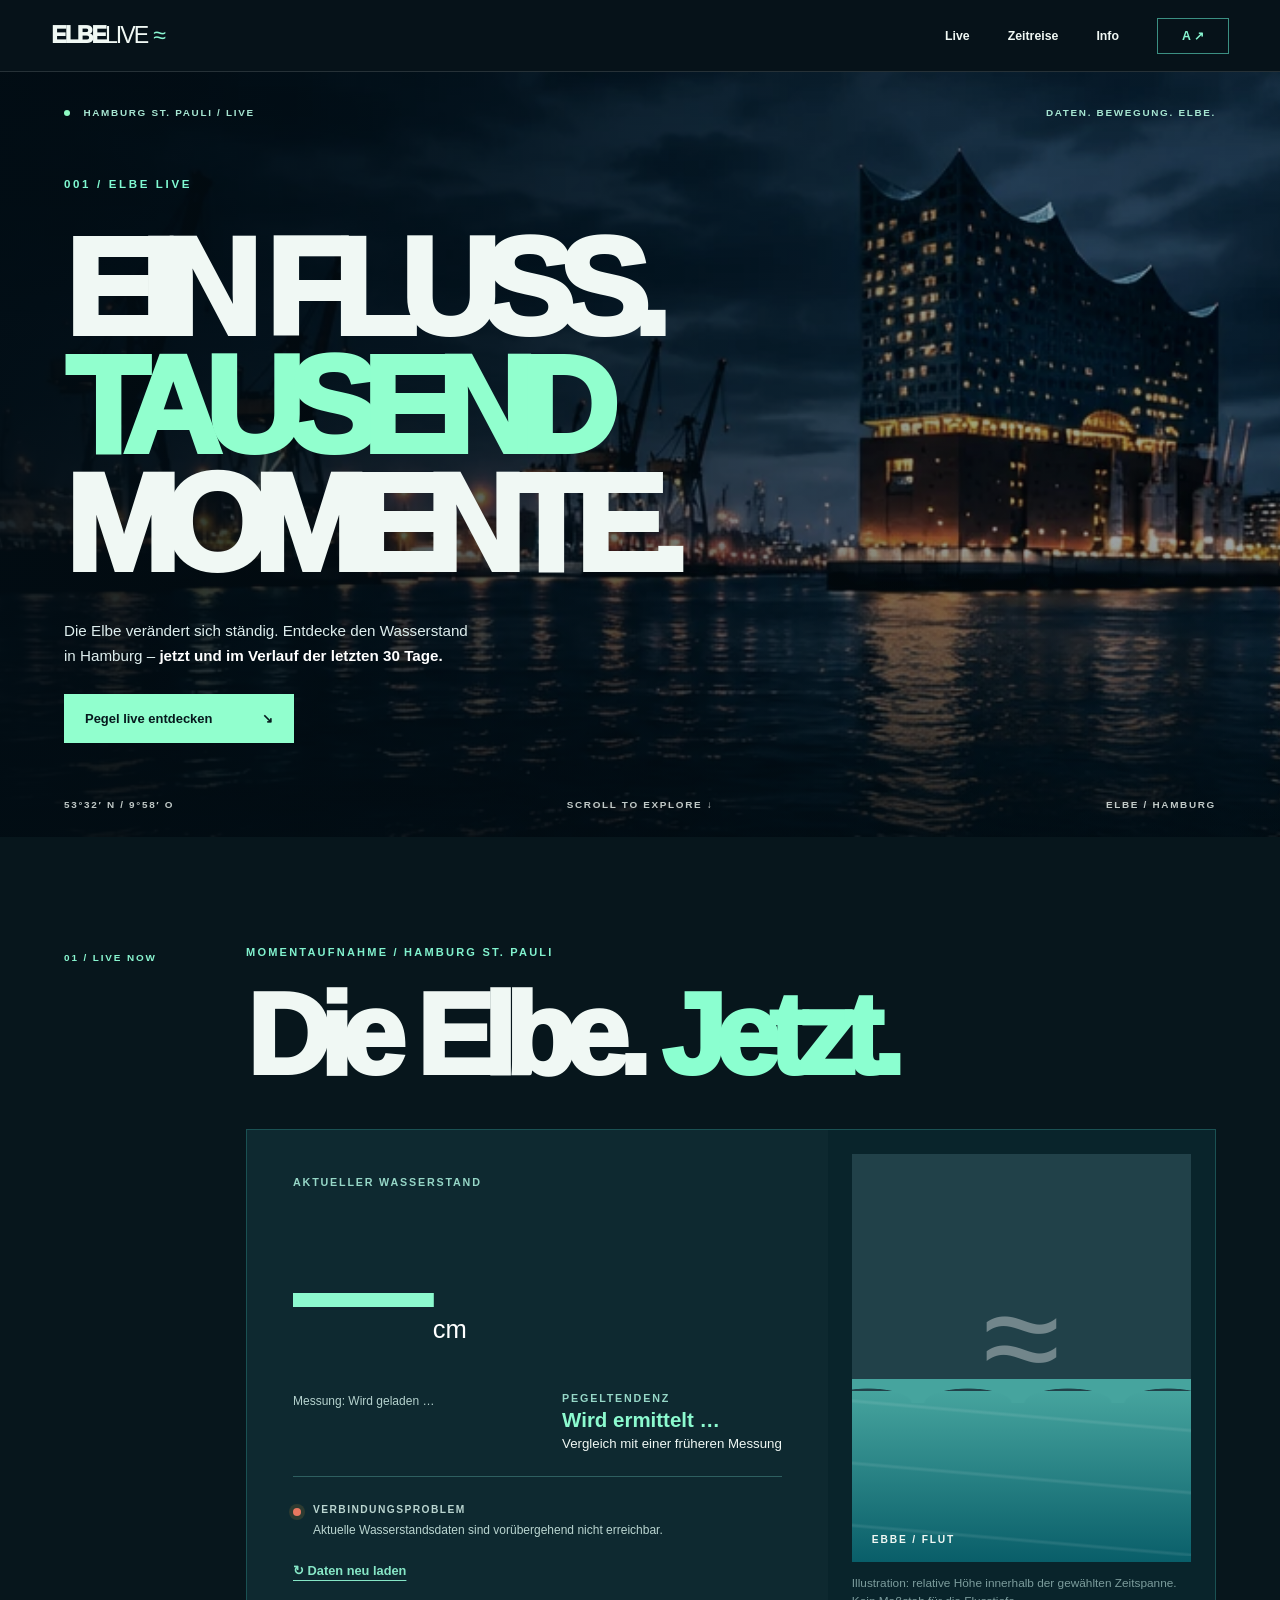
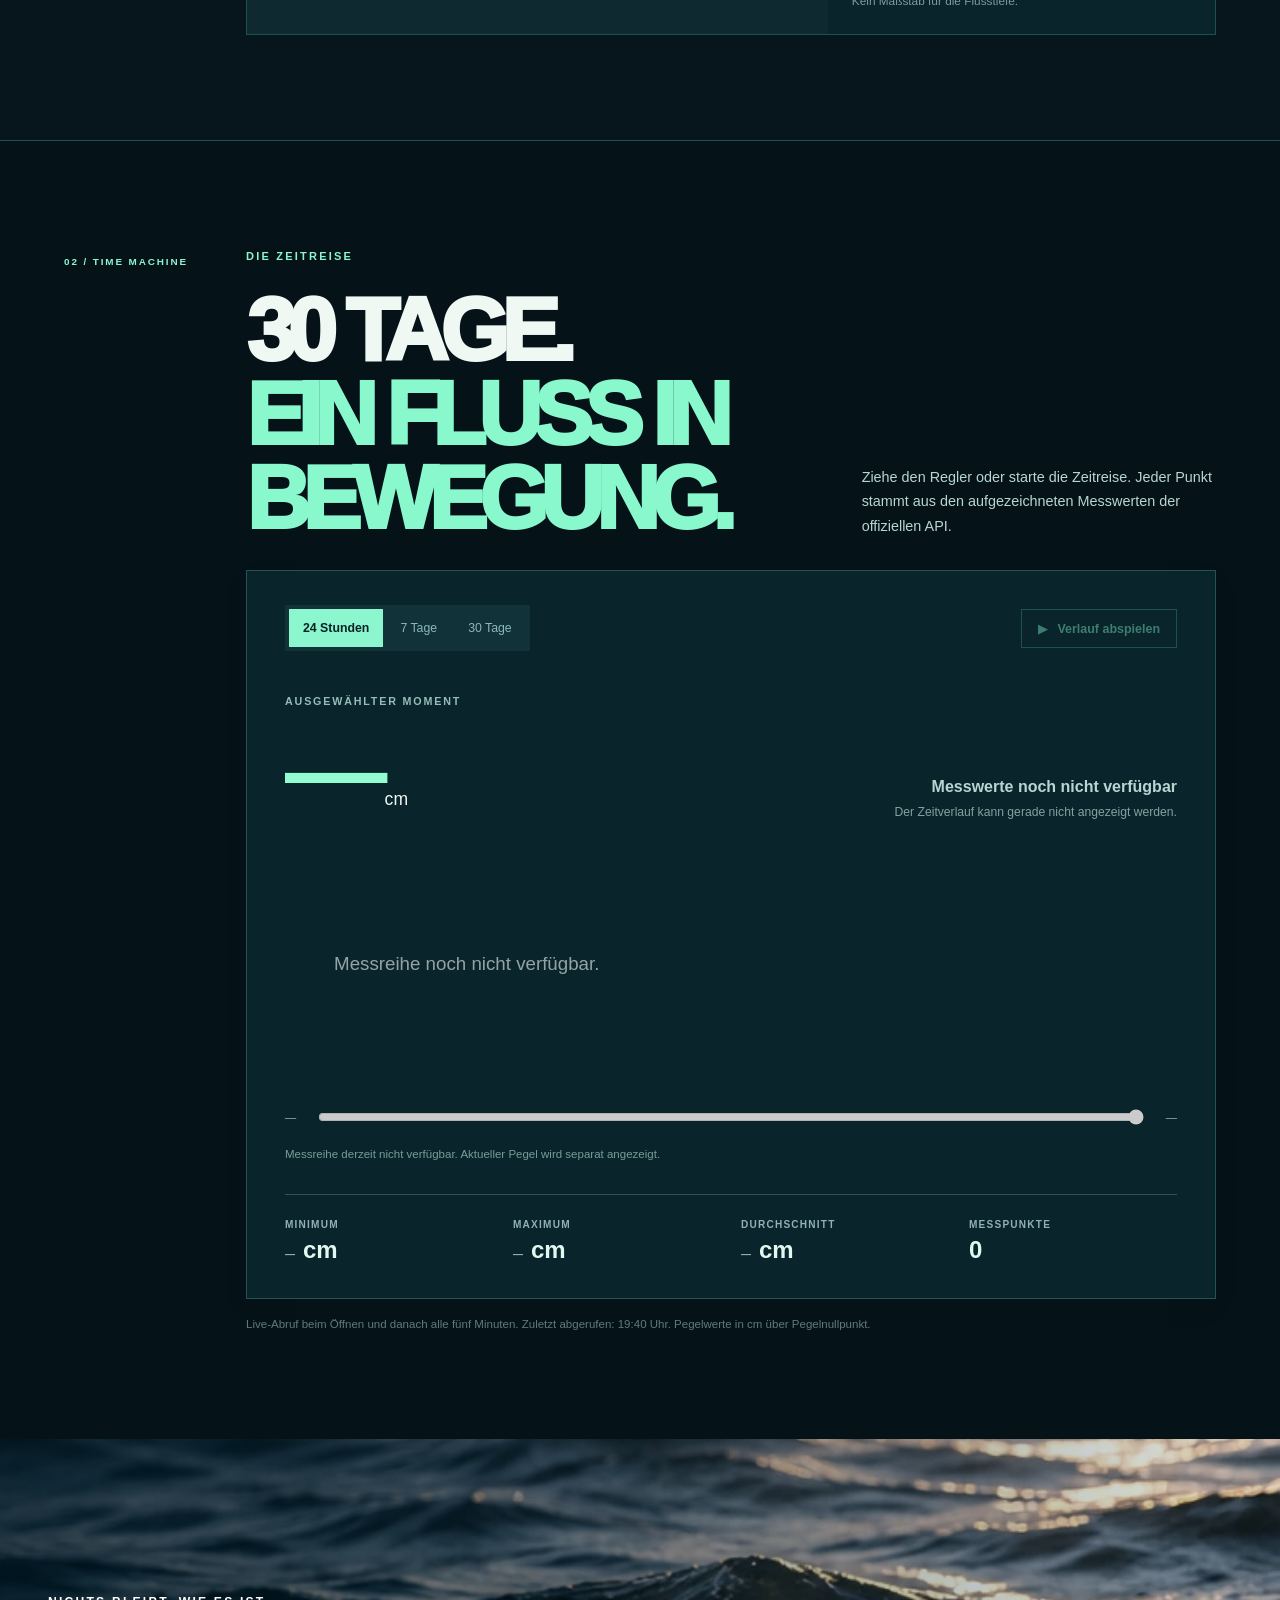
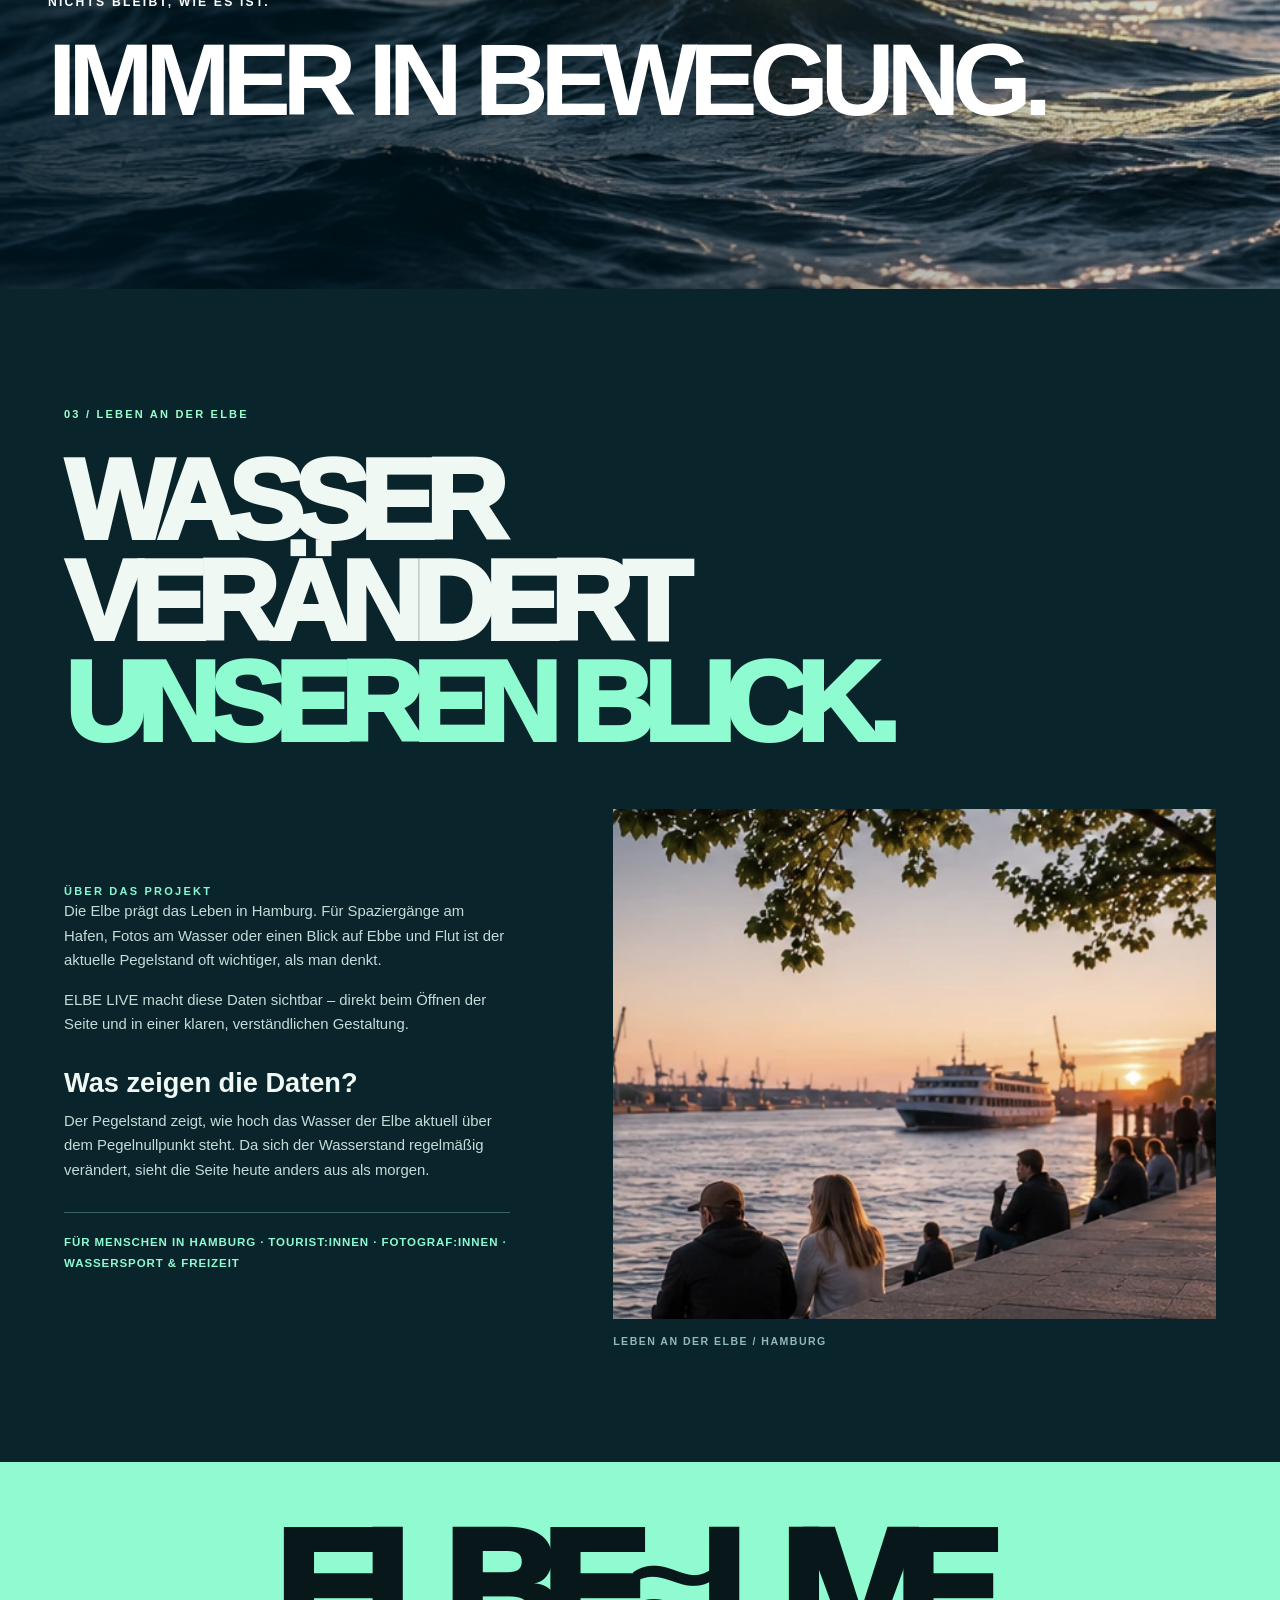
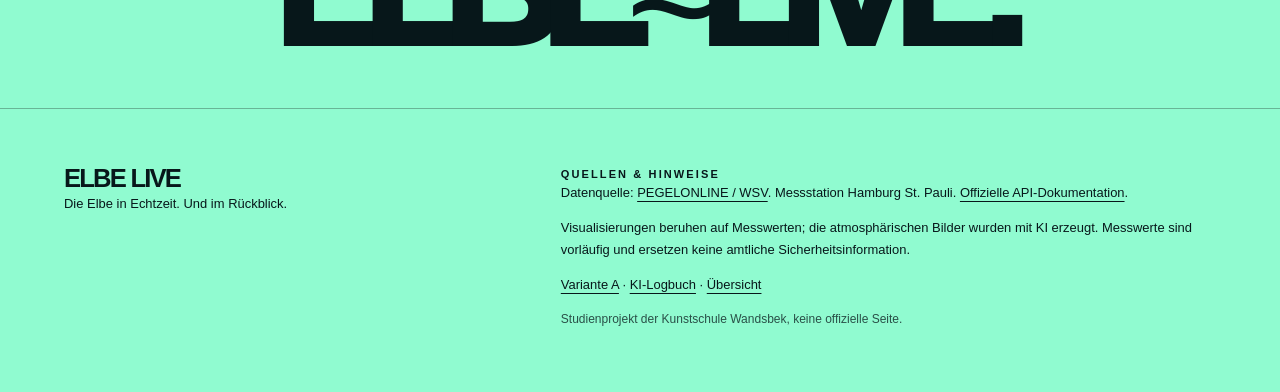
<file: variante-b/index.html>
<!doctype html>
<html lang="de">
<head>
  <meta charset="utf-8"><meta name="viewport" content="width=device-width,initial-scale=1">
  <meta name="robots" content="noindex,nofollow,noarchive"><meta name="description" content="ELBE LIVE: Aktueller Wasserstand und interaktiver 30-Tage-Verlauf am Pegel Hamburg St. Pauli.">
  <title>ELBE LIVE — Variante B / Immersive</title>
  <link rel="icon" href="../assets/favicon.svg" type="image/svg+xml">
  <link rel="stylesheet" href="../css/base.css"><link rel="stylesheet" href="../css/b.css"><script defer src="../js/app.js"></script>
</head>
<body class="theme-b" data-current-trend="unknown">
  <header class="b-header"><a class="logo" href="../" aria-label="ELBE LIVE Startseite">ELBE<span>LIVE</span><b>≈</b></a><nav aria-label="Hauptnavigation"><a href="#live">Live</a><a href="#timeline">Zeitreise</a><a href="#geschichte">Info</a><a class="alt-link" href="../variante-a/">A ↗</a></nav></header>
  <main>
    <section class="hero-b" aria-labelledby="hero-b-title"><img class="b-hero-image" src="../assets/img/02-hero-hamburg-nacht.webp" alt="KI-generierte nächtliche Ansicht des Hamburger Hafens und der Elbphilharmonie" fetchpriority="high"><div class="hero-grain"></div><div class="b-hero-overlay"><div class="hero-meta"><span><i class="blink-dot"></i> HAMBURG ST. PAULI / LIVE</span><span>DATEN. BEWEGUNG. ELBE.</span></div><div class="hero-center"><span class="hero-code">001 / ELBE LIVE</span><h1 id="hero-b-title">EIN FLUSS.<br><span>TAUSEND</span><br>MOMENTE.</h1><p>Die Elbe verändert sich ständig. Entdecke den Wasserstand in Hamburg – <strong>jetzt und im Verlauf der letzten 30 Tage.</strong></p><a href="#live" class="primary-button">Pegel live entdecken <span aria-hidden="true">↘</span></a></div><div class="hero-bottom"><span>53°32′ N / 9°58′ O</span><span>SCROLL TO EXPLORE ↓</span><span>ELBE / HAMBURG</span></div></div></section>

    <section id="live" class="b-live" aria-labelledby="live-b-title"><div class="b-section-num">01 / LIVE NOW</div><div class="b-current-main"><div class="b-title-row"><span class="eyebrow">MOMENTAUFNAHME / HAMBURG ST. PAULI</span><h2 id="live-b-title">Die Elbe. <span>Jetzt.</span></h2></div><div class="b-dashboard"><div class="b-readout"><span class="micro-title">AKTUELLER WASSERSTAND</span><div class="big-number"><strong data-level aria-live="polite">—</strong><span>cm</span></div><div class="b-current-bottom"><p>Messung: <time data-measurement-time>Wird geladen …</time></p><div class="trend-box"><span class="micro-title">PEGELTENDENZ</span><strong data-trend>Wird ermittelt …</strong><span data-trend-detail>Vergleich mit einer früheren Messung</span></div></div><div class="fetch-state" data-status data-state="loading" role="status"><span class="fetch-dot"></span><div><strong data-status-kind>LADE LIVE-DATEN</strong><p data-status-text>Aktuelle Messdaten werden geladen …</p></div></div><button type="button" class="text-button" data-refresh>↻ Daten neu laden</button></div><div class="b-water-side"><div class="water-visual" data-water-visual role="img" aria-label="Wasserstandsvisualisierung wartet auf Daten"><div class="water-fill"><span class="waterline"></span><div class="water-shimmer"></div></div><span class="water-side">EBBE / FLUT</span><span class="water-center">≈</span></div><p class="water-note">Illustration: relative Höhe innerhalb der gewählten Zeitspanne. Kein Maßstab für die Flusstiefe.</p></div></div></div></section>

    <section class="b-timeline" id="timeline" aria-labelledby="timeline-b-title"><div class="b-section-num">02 / TIME MACHINE</div><div class="b-timeline-main"><div class="b-chart-title"><div><span class="eyebrow">DIE ZEITREISE</span><h2 id="timeline-b-title">30 TAGE.<br><span>EIN FLUSS IN BEWEGUNG.</span></h2></div><p>Ziehe den Regler oder starte die Zeitreise. Jeder Punkt stammt aus den aufgezeichneten Messwerten der offiziellen API.</p></div><div class="chart-card"><div class="chart-toolbar"><div class="tabs" role="group" aria-label="Zeitraum auswählen"><button type="button" data-period="1" aria-pressed="true" class="active">24 Stunden</button><button type="button" data-period="7" aria-pressed="false">7 Tage</button><button type="button" data-period="30" aria-pressed="false">30 Tage</button></div><button type="button" class="play-button" data-play disabled aria-pressed="false"><span aria-hidden="true">▶</span> Verlauf abspielen</button></div><div class="selection-head"><div><span class="micro-title">AUSGEWÄHLTER MOMENT</span><strong data-selected-level>—</strong><span class="unit"> cm</span></div><div class="selected-meta"><strong data-selected-time>Messwerte werden geladen …</strong><p data-selected-description>Zeitpunkt auswählen, sobald die Daten vorliegen.</p></div></div><svg data-chart class="chart" viewBox="0 0 1000 290" role="img" aria-label="Die Messreihe wird geladen"><text x="55" y="145" class="chart-fallback">Messwerte werden geladen …</text></svg><div class="time-controls"><span data-range-start>—</span><input type="range" data-scrubber disabled min="0" max="100" value="100" aria-label="Zeitpunkt innerhalb der historischen Messreihe auswählen"><span data-range-end>—</span></div><p class="history-status" data-history-status>Die historische Zeitreihe wird geladen …</p><div class="stats-row"><div><span>MINIMUM</span><strong><span data-min>—</span> cm</strong></div><div><span>MAXIMUM</span><strong><span data-max>—</span> cm</strong></div><div><span>DURCHSCHNITT</span><strong><span data-average>—</span> cm</strong></div><div><span>MESSPUNKTE</span><strong data-point-count>—</strong></div></div></div><p class="footnote">Live-Abruf beim Öffnen und danach alle fünf Minuten. Zuletzt abgerufen: <span data-sync-time>—</span>. Pegelwerte in cm über Pegelnullpunkt.</p></div></section>

    <section class="image-break" aria-label="Blick auf die Wasseroberfläche"><img loading="eager" src="../assets/img/03-wasser-textur.webp" alt="KI-generierte Nahaufnahme der bewegten Elbe mit Lichtreflexen"><div><span>NICHTS BLEIBT, WIE ES IST.</span><strong>Immer in Bewegung.</strong></div></section>
    <section class="b-story" id="geschichte"><div class="b-story-heading"><span class="eyebrow">03 / LEBEN AN DER ELBE</span><h2>WASSER<br>VERÄNDERT<br><span>UNSEREN BLICK.</span></h2></div><div class="b-story-grid"><div class="story-copy"><span class="eyebrow">ÜBER DAS PROJEKT</span><p>Die Elbe prägt das Leben in Hamburg. Für Spaziergänge am Hafen, Fotos am Wasser oder einen Blick auf Ebbe und Flut ist der aktuelle Pegelstand oft wichtiger, als man denkt.</p><p>ELBE LIVE macht diese Daten sichtbar – direkt beim Öffnen der Seite und in einer klaren, verständlichen Gestaltung.</p><h3>Was zeigen die Daten?</h3><p>Der Pegelstand zeigt, wie hoch das Wasser der Elbe aktuell über dem Pegelnullpunkt steht. Da sich der Wasserstand regelmäßig verändert, sieht die Seite heute anders aus als morgen.</p><div class="audience-label">FÜR MENSCHEN IN HAMBURG · TOURIST:INNEN · FOTOGRAF:INNEN · WASSERSPORT & FREIZEIT</div></div><figure><img loading="eager" src="../assets/img/04-elbe-promenade.webp" alt="KI-generierte Darstellung der Hamburger Elbpromenade mit Spaziergängern"><figcaption>LEBEN AN DER ELBE / HAMBURG</figcaption></figure></div></section>
  </main>
  <footer class="footer-b"><div class="b-giant-footer">ELBE<span>≈</span>LIVE.</div><div class="footer-bottom"><div><b>ELBE LIVE</b><p>Die Elbe in Echtzeit. Und im Rückblick.</p></div><div><strong>QUELLEN & HINWEISE</strong><p>Datenquelle: <a href="https://pegelonline.wsv.de/" rel="noopener noreferrer" target="_blank">PEGELONLINE / WSV</a>. Messstation Hamburg St. Pauli. <a href="https://pegelonline.wsv.de/webservice/dokuRestapi" rel="noopener noreferrer" target="_blank">Offizielle API-Dokumentation</a>.</p><p>Visualisierungen beruhen auf Messwerten; die atmosphärischen Bilder wurden mit KI erzeugt. Messwerte sind vorläufig und ersetzen keine amtliche Sicherheitsinformation.</p><p><a href="../variante-a/">Variante A</a> · <a href="../ki-logbuch/">KI-Logbuch</a> · <a href="../">Übersicht</a></p><small>Studienprojekt der Kunstschule Wandsbek, keine offizielle Seite.</small></div></div></footer>
</body></html>
</file>
<file: ki-logbuch/style.css>
*{box-sizing:border-box}html{scroll-behavior:smooth}body{margin:0;background:#f6f6f0;color:#172e38;font-family:Arial,Helvetica,sans-serif;line-height:1.7}a{color:#196d71}a:focus-visible{outline:3px solid #edaa6b;outline-offset:4px}.nav{display:flex;align-items:center;justify-content:space-between;padding:22px max(25px,calc((100vw - 1100px)/2));background:#172f39;color:white;gap:25px}.nav a{color:white;text-decoration:none}.nav>div{display:flex;gap:25px;font-size:12px}.logo{font-size:22px;font-weight:900;letter-spacing:-.06em}.page{max-width:1100px;margin:0 auto;padding:0 28px}.cover{padding:95px 0 60px;border-bottom:1px solid #c5d2cd}.eyebrow{color:#2e8381;font-size:11px;letter-spacing:.14em;font-weight:bold;text-transform:uppercase}.cover h1{font:400 clamp(67px,11vw,120px)/1 Georgia,serif;letter-spacing:-.07em;margin:17px 0}.cover h1 em{color:#2e8381}.cover>p{font-size:19px;color:#597075}.small-row{display:flex;gap:15px;flex-wrap:wrap;margin-top:34px}.small-row span{font-size:11px;border:1px solid #c5d2cd;padding:9px 13px}.page>section{padding:60px 0;border-bottom:1px solid #c5d2cd}.page>section.note{margin-top:34px;background:#e7eee9;border:1px solid #c7d6ca;padding:20px 25px}.note p{margin:7px 0 0;font-size:14px;color:#486166}.page h2{font:400 clamp(38px,5vw,57px)/1.12 Georgia,serif;letter-spacing:-.045em;margin:14px 0 28px}.page h3{font-size:25px;letter-spacing:-.035em;margin:45px 0 15px;line-height:1.2}.page section>p{font-size:15px;color:#4d6667}.prompt-list{display:grid;grid-template-columns:1fr 1fr;gap:15px;margin-top:25px}.prompt-list>div{border:1px solid #c5d2cd;background:white;padding:20px}.prompt-list span{font-size:10px;letter-spacing:.11em;color:#2f8582;font-weight:800}.prompt-list blockquote{background:#eff5f0;padding:20px 15px;margin:15px 0;font-size:17px;color:#18323c;min-height:70px}.prompt-list p{font-size:13px;color:#657b7d}.two-col{display:grid;grid-template-columns:1fr 1fr;gap:18px;margin-top:34px}.version{padding:25px;border:1px solid #c5d2cd}.version:nth-child(1){background:#e6efeb}.version:nth-child(2){background:#142c35;color:#e8f5ef}.version .tag{font-size:10px;letter-spacing:.15em;color:#2d9189;font-weight:800}.version:nth-child(2) .tag{color:#7df7c9}.version h3{margin:15px 0 25px;font-size:31px}.version p{font-size:13px;line-height:1.8}.version:nth-child(2) a{color:#7df7c9}.facts>div{display:grid;grid-template-columns:300px 1fr;gap:35px;padding:20px 0;border-top:1px solid #c6d3cd}.facts h3{font-size:19px;line-height:1.3;margin:6px 0}.facts p{font-size:14px;line-height:1.7;margin:5px 0 13px;color:#4e6666;overflow-wrap:anywhere}.facts p.url{font:12px/1.8 ui-monospace,SFMono-Regular,Menlo,monospace;background:#e4edeb;padding:10px;margin:8px 0}.page code{font:12px ui-monospace,SFMono-Regular,Menlo,monospace;background:#e4edeb;padding:3px 5px}.test-grid{display:grid;grid-template-columns:1fr 1fr;gap:16px}.test{background:#e8f0ec;border:1px solid #bbd2c8;padding:23px}.test.pending{background:#f4ebe2;border-color:#dcc9b3}.test .test-type{font-size:10px;font-weight:bold;letter-spacing:.11em;color:#317b79}.test.pending .test-type{color:#ac732f}.test h3{font-size:20px;margin:14px 0 8px}.test p{font-size:13px;margin:0 0 14px}.test>a,.test>span:last-child{font-size:12px}.evidence{margin:35px 0}.evidence img{max-width:100%;width:800px;height:auto;display:block;border:1px solid #a9bcbc}.evidence figcaption{font-size:12px;color:#728586;margin-top:10px}.page>section>.note{background:#f7eee1;border-left:4px solid #ca9a60;padding:18px;font-size:13px;margin-top:30px}footer small{font-size:11px;color:#b6c7c8}@media(max-width:750px){.nav{padding:19px 20px}.nav>div{gap:9px}.page{padding:0 20px}.cover{padding-top:65px}.prompt-list,.two-col,.test-grid{grid-template-columns:1fr}.facts>div{grid-template-columns:1fr;gap:0}.facts h3{margin-bottom:5px}.page>section{padding:44px 0}.nav>div a{font-size:10px}}
</file>
<file: css/base.css>
:root{--water-height:42%;scroll-behavior:smooth}
*{box-sizing:border-box}html{scroll-padding-top:80px}body{margin:0;min-width:320px}button,input{font:inherit}button,a{-webkit-tap-highlight-color:transparent}a{color:inherit}button{cursor:pointer}button:disabled{opacity:.42;cursor:not-allowed}button:focus-visible,a:focus-visible,input:focus-visible{outline:3px solid currentColor;outline-offset:4px}img{display:block;width:100%;height:auto}figure,h1,h2,h3,p{margin-top:0}a{text-decoration:none}p{line-height:1.65}.wrap{width:min(1300px,calc(100% - 96px));margin-inline:auto}.micro-title{display:block;font-size:.67rem;font-weight:750;letter-spacing:.17em}.eyebrow{display:inline-flex;align-items:center;gap:8px;font-weight:800;font-size:.69rem;letter-spacing:.2em}.eyebrow i,.blink-dot{display:inline-block;width:6px;height:6px;background:currentColor;border-radius:50%;vertical-align:middle}.blink-dot{animation:blink 2.4s infinite}@keyframes blink{50%{opacity:.23}}.primary-button{display:inline-flex;align-items:center;justify-content:space-between;gap:35px;padding:17px 21px;min-width:230px;font-size:.81rem;font-weight:800;transition:transform .2s,opacity .2s}.primary-button:hover{transform:translateY(-3px)}.logo{font-size:1.42rem;font-weight:850;letter-spacing:-.075em;white-space:nowrap}.logo-sign{display:inline-grid;place-items:center;width:30px;height:30px;border-radius:50%;font-size:1.5rem;margin-right:6px;vertical-align:middle}.alt-link{padding:12px 17px;border:1px solid currentColor}.section-head{display:flex;align-items:end;justify-content:space-between;gap:20px}.section-head h2{font-size:clamp(2.3rem,5vw,4.4rem);margin-bottom:0;line-height:1}.section-head p{font-size:.86rem;margin-bottom:0}.live-section{padding-block:112px 125px}.current-layout{display:grid;grid-template-columns:1fr 1fr;gap:22px;margin-top:46px}.current-readout,.wave-panel{min-width:0}.big-number{display:flex;align-items:baseline;gap:13px;margin:15px 0 7px;line-height:.95}.big-number strong{font-size:clamp(5.5rem,12vw,11rem);font-weight:750;letter-spacing:-.1em;font-variant-numeric:tabular-nums}.big-number>span{font-size:clamp(1.2rem,2vw,1.8rem)}.muted{font-size:.88rem}.trend-box{display:flex;flex-direction:column;gap:4px}.trend-box strong{font-size:1.28rem;font-weight:700}.trend-box>span:last-child{font-size:.83rem}.fetch-state{display:flex;align-items:flex-start;gap:12px;font-size:.75rem;margin-top:25px}.fetch-state strong{font-size:.64rem;letter-spacing:.14em}.fetch-state p{margin:5px 0 0}.fetch-dot{margin-top:6px;flex:none;width:8px;height:8px;border-radius:50%;background:#d9a335;box-shadow:0 0 0 4px rgba(217,163,53,.15)}.fetch-state[data-state=ready] .fetch-dot{background:#43c68c}.fetch-state[data-state=error] .fetch-dot{background:#e87860}.text-button{background:transparent;border:0;padding:10px 0;text-decoration:underline;text-underline-offset:5px;font-size:.8rem;font-weight:700;margin-top:12px}.wave-panel{position:relative}.wave-top{display:flex;justify-content:space-between;font-size:.61rem;font-weight:750;letter-spacing:.14em;opacity:.72;margin-bottom:16px}.water-visual{height:320px;position:relative;overflow:hidden;background:var(--wave-bg,#d5e5e7);isolation:isolate;transition:background .4s}.water-fill{position:absolute;bottom:0;width:100%;height:var(--water-height);background:linear-gradient(180deg,var(--water-color,#70bac4),var(--water-deep,#1f7884));transition:height .6s cubic-bezier(.2,.75,.2,1);will-change:height}.waterline{position:absolute;top:-12px;left:-10%;width:130%;height:24px;background:radial-gradient(ellipse 45px 15px at 50px 24px,transparent 94%,var(--water-color,#70bac4) 99%) 0 0 / 100px 28px repeat-x;animation:waterwave 5s linear infinite}.water-shimmer{position:absolute;inset:4% 0;background:repeating-linear-gradient(5deg,transparent 0 28px,rgba(255,255,255,.085) 30px 31px,transparent 33px 62px);animation:shimmer 10s linear infinite}@keyframes waterwave{to{transform:translateX(-100px)}}@keyframes shimmer{50%{transform:translateX(6%)}}.water-center{position:absolute;z-index:2;font-size:clamp(4rem,11vw,9rem);font-weight:350;top:45%;left:50%;transform:translate(-50%,-50%);opacity:.65}.water-side{position:absolute;z-index:2;left:20px;bottom:17px;font-size:.64rem;letter-spacing:.18em;font-weight:800}.water-note{font-size:.74rem;opacity:.75;line-height:1.45;margin:13px 0 0}.timeline-section{padding-block:105px 110px}.timeline-heading{display:flex;justify-content:space-between;align-items:end;gap:60px;margin-bottom:45px}.timeline-heading h2{font-size:clamp(2.4rem,5vw,5.1rem);letter-spacing:-.055em;line-height:1.08;margin:20px 0 0}.timeline-heading>p{max-width:305px;font-size:.94rem;line-height:1.75;margin:0}.chart-card{padding:34px 38px;box-shadow:0 10px 32px rgba(0,0,0,.035)}.chart-toolbar{display:flex;align-items:center;justify-content:space-between;gap:18px;flex-wrap:wrap}.tabs{display:inline-flex;align-items:center;gap:3px;padding:4px;max-width:100%}.tabs button{font-size:.77rem;padding:12px 14px;border:0;white-space:nowrap;background:transparent}.tabs button.active{font-weight:800}.play-button{padding:11px 16px;border:1px solid currentColor;background:transparent;font-size:.78rem;font-weight:800;white-space:nowrap}.play-button span{margin-right:7px}.selection-head{display:flex;justify-content:space-between;align-items:flex-end;padding:44px 0 14px;gap:20px}.selection-head strong[data-selected-level]{font-size:clamp(3.5rem,7vw,6rem);letter-spacing:-.075em;font-weight:780;line-height:1;display:inline-block;margin-top:12px;font-variant-numeric:tabular-nums}.selection-head .unit{font-size:1.1rem}.selected-meta{text-align:right}.selected-meta strong{font-size:1rem}.selected-meta p{font-size:.76rem;opacity:.7;margin:6px 0 0}.chart{width:100%;height:auto;display:block;touch-action:pan-y;cursor:crosshair;overflow:visible}.chart-fallback{font-size:21px;fill:currentColor;opacity:.6}.grid-line{stroke:currentColor;opacity:.12;stroke-width:1}.chart-fill{fill:var(--chart-fill,rgba(37,142,155,.1))}.chart-trace{fill:none;stroke:var(--chart-line,#248d9c);stroke-width:3;stroke-linecap:round;stroke-linejoin:round}.chart-progress{fill:none;stroke:var(--chart-strong,#123d48);stroke-width:4.5;stroke-linecap:round}.cursor-line{stroke:var(--chart-strong,#123d48);stroke-dasharray:5 6;stroke-width:1.4;opacity:.7}.cursor-halo{fill:var(--chart-strong,#123d48);opacity:.18}.cursor-dot{fill:var(--chart-strong,#123d48);stroke:var(--chart-dot-border,#fff);stroke-width:2}.axis-label{font-size:14px;fill:currentColor;opacity:.55}.time-controls{display:flex;gap:20px;align-items:center;margin-top:12px}.time-controls span{font-size:.7rem;font-variant-numeric:tabular-nums;white-space:nowrap;opacity:.67}.time-controls input{width:100%;accent-color:var(--chart-strong,#206e77);cursor:pointer}.history-status{font-size:.72rem;opacity:.7;margin:18px 0 0}.stats-row{display:grid;grid-template-columns:repeat(4,minmax(0,1fr));gap:20px;margin-top:30px;padding-top:24px}.stats-row>div{display:flex;flex-direction:column;gap:6px}.stats-row span{font-size:.63rem;letter-spacing:.12em;font-weight:750}.stats-row strong{font-size:clamp(1rem,2vw,1.5rem);font-variant-numeric:tabular-nums}.footnote{font-size:.72rem;opacity:.67;margin:16px 0 0}.image-break{position:relative;height:410px;overflow:hidden}.image-break>img{height:100%;object-fit:cover;filter:saturate(.8)}.image-break:after{content:"";position:absolute;inset:0;background:linear-gradient(90deg,rgba(0,23,34,.7),rgba(0,20,30,.12))}.image-break>div{position:absolute;z-index:1;left:max(48px,calc((100% - 1300px)/2));top:50%;transform:translateY(-50%);color:#fff}.image-break>div span{font-size:.76rem;letter-spacing:.18em;font-weight:850}.image-break>div strong{display:block;margin-top:14px;font-size:clamp(2rem,5vw,5rem);line-height:1.1}.story-copy h3{margin:30px 0 10px;font-size:1.1rem}.story-copy p{font-size:.93rem}.audience-label{margin-top:30px;padding-top:19px;font-size:.72rem;line-height:1.8;letter-spacing:.08em;font-weight:800}.footer-grid p,.footer-bottom p{font-size:.81rem;line-height:1.7}.footer-grid small,.footer-bottom small{font-size:.75rem;opacity:.74}.footer-grid a:not(.primary-button),.footer-bottom a{text-decoration:underline;text-underline-offset:4px}
@media(max-width:900px){.wrap{width:min(100% - 46px,1300px)}.current-layout{grid-template-columns:1fr}.wave-panel{max-width:100%}.water-visual{height:250px}.timeline-heading{gap:22px;align-items:start;flex-direction:column}.timeline-heading>p{max-width:560px}.timeline-section,.live-section{padding-block:68px 74px}.image-break{height:320px}.image-break>div{left:26px}}
@media(max-width:610px){.wrap{width:calc(100% - 32px)}.big-number strong{font-size:clamp(5.2rem,22vw,9rem)}.section-head{align-items:start;flex-direction:column;gap:8px}.current-layout{margin-top:26px}.chart-card{padding:20px 15px}.chart-toolbar{flex-direction:column;align-items:stretch}.tabs{width:100%;display:grid;grid-template-columns:repeat(3,minmax(0,1fr))}.tabs button{font-size:.68rem;padding:10px 4px}.play-button{align-self:flex-start}.selection-head{align-items:start;flex-direction:column;padding-top:26px;gap:12px}.selected-meta{text-align:left}.selection-head strong[data-selected-level]{font-size:3.8rem}.time-controls{gap:9px}.time-controls span{font-size:.58rem}.stats-row{grid-template-columns:1fr 1fr;gap:21px 12px}.image-break{height:270px}.image-break>div strong{font-size:2.5rem}.timeline-heading h2{font-size:clamp(2.25rem,11vw,3.4rem)}}
@media(prefers-reduced-motion:reduce){:root{scroll-behavior:auto}*,*:before,*:after{animation-duration:.001ms!important;transition-duration:.001ms!important}}
</file>
<file: css/a.css>
:root{--chart-fill:rgba(43,136,145,.13);--chart-line:#75b4b7;--chart-strong:#166878;--chart-dot-border:#fff;--wave-bg:#dcecef;--water-color:#80b9c4;--water-deep:#1e6a7c}
body.theme-a{background:#f7f5ef;color:#122d39;font-family:Arial,Helvetica,sans-serif}.top-strip{height:27px;background:#163643;color:#dcecec;display:flex;justify-content:space-between;align-items:center;padding:0 3.6%;font-size:.57rem;font-weight:750;letter-spacing:.17em}.top-strip .blink-dot{color:#8cf7cb}.site-header{height:91px;display:flex;align-items:center;justify-content:space-between;border-bottom:1px solid #d9dedc;gap:16px}.theme-a .logo{color:#173743}.theme-a .logo-sign{background:#173743;color:#d8eee8}.logo-second{font-weight:400}.site-header nav{display:flex;align-items:center;gap:30px;font-size:.74rem;font-weight:700}.site-header nav a:hover{color:#247f8b}.site-header .alt-link{border-radius:50px;padding:13px 20px}.hero-a{display:grid;grid-template-columns:41% 59%;padding-block:49px 85px;min-height:650px}.hero-text{display:flex;align-items:start;flex-direction:column;padding:79px 20px 0 0}.hero-text .eyebrow{color:#2d8090}.hero-text h1{font-family:Georgia,'Times New Roman',serif;font-size:clamp(4.3rem,7.7vw,8.3rem);letter-spacing:-.084em;line-height:.99;margin:26px 0 25px;font-weight:400}.hero-text h1 em,.section-head h2 em,.timeline-heading h2 em,.story-copy h2 em{font-weight:400;color:#32818d}.hero-text>p{font-size:1rem;max-width:340px;line-height:1.7;color:#52616a;margin-bottom:25px}.hero-text>p strong{font-weight:600;color:#153745}.hero-text .primary-button{background:#153846;color:#fff;border-radius:100px}.hero-index{font-size:.6rem;letter-spacing:.2em;margin-top:auto;color:#84969b}.hero-image{position:relative;height:580px;align-self:start;overflow:hidden;margin:0 0 0 18px}.hero-image>img{height:100%;object-fit:cover;object-position:45% center}.hero-image figcaption{position:absolute;bottom:0;left:0;right:0;background:rgba(247,245,239,.95);display:flex;justify-content:space-between;padding:13px 19px;font-size:.62rem;letter-spacing:.1em;font-weight:700}.live-section{border-top:1px solid #d2dcd7}.section-head h2,.timeline-heading h2,.story-copy h2{font-family:Georgia,'Times New Roman',serif;font-weight:400;letter-spacing:-.053em}.section-head .eyebrow{color:#287889}.section-head p{color:#66787b}.current-layout{gap:18px}.current-readout{background:#fffdf9;border:1px solid #dce4df;padding:43px 49px;min-height:420px}.current-readout>.micro-title{color:#647c80}.big-number strong{font-family:Georgia,serif;font-weight:400;letter-spacing:-.095em}.big-number span{color:#357c85}.muted{color:#607780}.trend-box{padding:20px 0;border-top:1px solid #dee5df;border-bottom:1px solid #dee5df;margin:27px 0 0}.trend-box .micro-title{color:#70868a}.trend-box strong{color:#1e7c84}.theme-a[data-current-trend=falling] .trend-box strong{color:#b36c57}.fetch-state{color:#4f6c75}.wave-panel{padding:20px;background:#e4eded}.water-visual{background:#d4e6e6}.wave-top{margin-bottom:20px}.water-note{color:#46656d}.timeline-section{background:#e5efeb}.timeline-heading h2{font-weight:400}.timeline-heading .eyebrow{color:#2c7d88}.timeline-heading p{color:#4c666b}.chart-card{background:#fffdfa;border:1px solid #d6e1d9}.tabs{background:#eff4f0;border-radius:40px}.tabs button{border-radius:40px;color:#57737b}.tabs button.active{background:#153e48;color:#fff}.play-button{border-color:#adcac6;border-radius:100px;color:#16444e}.play-button:hover:not(:disabled){background:#e1eeee}.selection-head .micro-title{color:#7b9295}.selection-head>div>strong{font-family:Georgia,serif;font-weight:400}.selected-meta{color:#31535c}.stats-row{border-top:1px solid #d8e3e0}.stats-row span{color:#6a8286}.stats-row strong{font-family:Georgia,serif;font-weight:400}.image-break{margin-top:0}.image-break>div strong{font-family:Georgia,serif;font-style:italic;font-weight:400}.story-section{padding-block:123px 140px;display:grid;grid-template-columns:1fr .85fr;gap:10%;align-items:center}.story-photo{position:relative;margin:0}.story-photo>img{width:100%;height:510px;object-fit:cover}.story-photo>span{font-size:.6rem;letter-spacing:.17em;font-weight:800;display:block;margin-top:12px;color:#5f8185}.story-copy{padding:10px 0}.story-copy .eyebrow{color:#2e8390}.story-copy h2{font-size:clamp(2.5rem,5vw,5.2rem);line-height:1.05;margin:22px 0 35px}.story-copy p{color:#50636a}.story-copy h3{font-family:Georgia,serif;font-weight:400;font-size:1.58rem}.audience-label{border-top:1px solid #d4dfd9;color:#52777e}.footer-a{background:#153643;color:#e9f4ee;padding:68px 0 50px}.footer-grid{display:grid;grid-template-columns:1fr 1.15fr;gap:50px}.footer-logo{font-size:clamp(2rem,4vw,4rem);font-weight:800;letter-spacing:-.08em}.footer-logo span{color:#8de0c9}.footer-grid>div>strong{font-size:.63rem;letter-spacing:.2em}.footer-grid p{color:#d0e0dd}.footer-grid small{color:#b6ccca}
@media(max-width:1100px){.hero-text h1{font-size:clamp(4rem,7.6vw,7rem)}.hero-image{height:510px}.hero-a{min-height:600px}}@media(max-width:900px){.site-header nav{gap:14px}.hero-a{grid-template-columns:1fr;min-height:0;padding-top:12px}.hero-text{padding:35px 0 30px}.hero-text h1{font-size:clamp(4rem,12vw,7rem)}.hero-index{margin-top:22px}.hero-image{margin:0;height:440px}.story-section{grid-template-columns:1fr 1fr;gap:28px}.story-photo>img{height:440px}.story-copy h2{font-size:2.8rem}}
@media(max-width:610px){.top-strip{font-size:.48rem;padding-inline:14px}.top-strip span:nth-child(2){display:none}.site-header{height:70px}.site-header nav{gap:12px;font-size:.65rem}.site-header nav a:nth-child(2),.site-header nav a:nth-child(3){display:none}.theme-a .logo{font-size:1.15rem}.theme-a .logo-sign{width:25px;height:25px}.hero-a{padding-bottom:40px}.hero-text{padding-top:40px}.hero-text h1{font-size:clamp(3.7rem,15vw,6rem)}.hero-image{height:340px}.hero-image figcaption{font-size:.49rem;padding:12px 10px}.section-head h2{font-size:2.8rem}.current-readout{padding:25px 22px;min-height:0}.wave-panel{padding:14px}.story-section{padding-block:65px;grid-template-columns:1fr}.story-photo>img{height:320px}.story-copy h2{font-size:3.2rem}.footer-a{padding-block:50px}.footer-grid{grid-template-columns:1fr;gap:26px}}
</file>
<file: css/b.css>
:root{--chart-fill:rgba(108,248,199,.10);--chart-line:#2b9c90;--chart-strong:#8cfbd3;--chart-dot-border:#091d23;--wave-bg:#1e383e;--water-color:#46a49e;--water-deep:#095e69}
body.theme-b{background:#07161c;color:#f0f8f4;font-family:Arial,Helvetica,sans-serif}.b-header{height:72px;display:flex;align-items:center;justify-content:space-between;padding:0 clamp(18px,4vw,70px);background:#061219;position:relative;z-index:3;border-bottom:1px solid rgba(255,255,255,.13)}.b-header .logo{font-weight:950;letter-spacing:-.087em;font-size:1.45rem}.b-header .logo span{font-weight:400}.b-header .logo b{font-weight:400;color:#89f5d1;margin-left:6px}.b-header nav{display:flex;align-items:center;gap:38px;font-size:.77rem;font-weight:700}.b-header nav a:hover{color:#92f4d1}.b-header nav .alt-link{color:#87f5d0;border-color:#3b8f82;padding:10px 24px}.hero-b{height:min(850px,85vh);min-height:650px;position:relative;overflow:hidden}.b-hero-image{position:absolute;inset:0;width:100%;height:100%;object-fit:cover;object-position:50% 50%;filter:saturate(.75) contrast(1.05)}.hero-grain{position:absolute;inset:0;background:linear-gradient(90deg,rgba(2,13,20,.9),rgba(2,15,23,.38) 76%),linear-gradient(0deg,rgba(1,13,19,.7),transparent 40%)}.b-hero-overlay{position:absolute;inset:0;display:flex;flex-direction:column;padding:35px clamp(20px,5vw,85px) 27px}.hero-meta,.hero-bottom{display:flex;justify-content:space-between;gap:15px;font-size:.62rem;font-weight:800;letter-spacing:.17em}.hero-meta{color:#a7e6d2}.hero-meta .blink-dot{color:#8efbc3;margin-right:9px}.hero-center{margin:auto 0;max-width:880px}.hero-code{font-size:.72rem;color:#80fad2;letter-spacing:.23em;font-weight:850}.hero-center h1{font-size:clamp(5rem,10.7vw,11rem);line-height:.86;margin:38px 0 34px;font-weight:950;letter-spacing:-.12em}.hero-center h1 span{color:#91ffce}.hero-center p{max-width:410px;line-height:1.65;font-size:.95rem;color:#deeeee;margin-bottom:26px}.hero-center p strong{color:#fff}.hero-center .primary-button{background:#91ffce;color:#06191d}.hero-bottom{opacity:.8}.b-live,.b-timeline{display:grid;grid-template-columns:150px minmax(0,1fr);gap:32px;padding:105px clamp(20px,5vw,85px)}.b-section-num{color:#89f6d0;font-size:.62rem;font-weight:850;letter-spacing:.19em;padding-top:10px}.b-title-row{margin-bottom:36px}.b-title-row .eyebrow{color:#81f2ce}.b-title-row h2{font-size:clamp(4.5rem,9vw,10rem);font-weight:950;letter-spacing:-.09em;line-height:1;margin:18px 0 0}.b-title-row h2 span{color:#8bffd0}.b-dashboard{display:grid;grid-template-columns:1.2fr .8fr;gap:0;background:#0e2930;border:1px solid #1a5153}.b-readout{padding:46px;min-width:0}.b-readout .micro-title{color:#96d7c7}.b-readout .big-number{margin:35px 0}.b-readout .big-number strong{font-size:clamp(6rem,11vw,12rem);font-weight:900;letter-spacing:-.1em;color:#8cfacf}.b-readout .big-number>span{color:#fff}.b-current-bottom{display:flex;align-items:start;justify-content:space-between;gap:16px;flex-wrap:wrap;padding-bottom:25px;border-bottom:1px solid #2e5f60}.b-current-bottom>p{color:#b5d2ce;font-size:.75rem;margin:0}.b-current-bottom .trend-box{margin:0;padding:0;border:0}.b-current-bottom .trend-box strong{color:#8cfacf}.theme-b[data-current-trend=falling] .b-current-bottom .trend-box strong{color:#f1a684}.b-readout .fetch-state{color:#bad5d0}.b-readout .text-button{color:#86e6c6}.b-water-side{padding:24px;background:#09242b;display:flex;flex-direction:column;min-width:0}.b-water-side .water-visual{height:100%;min-height:300px;background:#214149}.water-center{color:rgba(255,255,255,.56)}.b-water-side .water-note{color:#a2c4c2}.b-timeline{border-top:1px solid #225056;background:#051319}.b-chart-title{display:grid;grid-template-columns:1.25fr .75fr;gap:25px;align-items:end;margin-bottom:30px}.b-chart-title .eyebrow{color:#89f8cd}.b-chart-title h2{font-size:clamp(3.2rem,6.9vw,8rem);font-weight:950;letter-spacing:-.091em;line-height:.95;margin:25px 0 0}.b-chart-title h2 span{color:#89f8cd}.b-chart-title>p{font-size:.9rem;line-height:1.7;color:#b8d6d1;margin-bottom:2px}.theme-b .chart-card{background:#09242b;border:1px solid #235354}.theme-b .tabs{background:#123239}.theme-b .tabs button{color:#8bb7b4}.theme-b .tabs button.active{background:#8cf6ce;color:#072124}.theme-b .play-button{border-color:#419183;color:#85f7cf}.theme-b .play-button:hover:not(:disabled){background:#173f42}.theme-b .selection-head .micro-title{color:#93bdb9}.theme-b .selection-head strong[data-selected-level]{font-size:clamp(4rem,8vw,8rem);font-weight:900;color:#92fdd1}.theme-b .selected-meta{color:#b7d6d1}.theme-b .stats-row{border-top:1px solid #2c5356}.theme-b .stats-row span{color:#91b1b2}.theme-b .stats-row strong{color:#e0f8ef}.theme-b .history-status{color:#a0d3c6}.theme-b .footnote{color:#8cacae}.theme-b .image-break{height:450px}.theme-b .image-break>img{filter:saturate(.6) contrast(1.1)}.theme-b .image-break>div strong{font-size:clamp(3.5rem,8vw,9rem);font-weight:900;text-transform:uppercase;letter-spacing:-.08em}.b-story{padding:115px clamp(20px,5vw,85px);background:#0a242c}.b-story-heading{margin-bottom:55px}.b-story-heading .eyebrow{color:#97ffcb}.b-story-heading h2{font-size:clamp(3.6rem,8.9vw,11rem);letter-spacing:-.09em;line-height:.89;font-weight:950;margin:28px 0 0}.b-story-heading h2 span{color:#8efbd0}.b-story-grid{display:grid;grid-template-columns:.85fr 1.15fr;gap:9%;align-items:center}.b-story-grid .story-copy{max-width:510px}.b-story-grid .story-copy p{color:#c4dcd8}.b-story-grid .story-copy .eyebrow{color:#87f8d0}.b-story-grid .story-copy h3{font-size:1.7rem}.b-story-grid .audience-label{color:#8dfbd2;border-top:1px solid #3a6263}.b-story-grid figure{margin:0}.b-story-grid figure img{height:510px;object-fit:cover;filter:saturate(.75)}.b-story-grid figcaption{font-size:.66rem;font-weight:800;letter-spacing:.14em;margin-top:16px;color:#8fbab8}.footer-b{background:#90fbd0;color:#07171a}.b-giant-footer{font-size:clamp(4rem,12.7vw,17rem);line-height:.9;font-weight:950;letter-spacing:-.12em;text-align:center;border-bottom:1px solid rgba(0,0,0,.28);padding:55px 0 45px;overflow:hidden;white-space:nowrap}.b-giant-footer span{font-weight:300}.footer-bottom{display:grid;grid-template-columns:1fr 1.5fr;gap:60px;padding:55px clamp(20px,5vw,85px) 65px}.footer-bottom b{font-size:1.6rem;letter-spacing:-.07em}.footer-bottom strong{font-size:.69rem;letter-spacing:.19em}.footer-bottom small{opacity:.75}
@media(max-width:1100px){.b-live,.b-timeline{grid-template-columns:1fr;gap:12px;padding-block:70px}.b-dashboard{grid-template-columns:1fr 1fr}.b-current-main,.b-timeline-main{min-width:0}.hero-center h1{font-size:clamp(5rem,10.7vw,11rem)}}
@media(max-width:900px){.hero-b{height:710px;min-height:610px}.b-hero-overlay{padding:25px}.hero-center h1{font-size:clamp(4.5rem,12vw,8rem)}.b-chart-title{grid-template-columns:1fr}.b-chart-title h2{font-size:clamp(3.8rem,8vw,7rem)}.b-dashboard{grid-template-columns:1fr}.b-water-side .water-visual{height:270px;min-height:0}.b-story-grid{grid-template-columns:1fr 1fr;gap:35px}.b-story-grid figure img{height:420px}.b-story-heading h2{font-size:8vw}}
@media(max-width:610px){.b-header{height:65px}.b-header .logo{font-size:1.2rem}.b-header nav{gap:16px;font-size:.7rem}.b-header nav a:nth-child(3){display:none}.hero-b{height:630px;min-height:540px}.b-hero-image{object-position:65% 50%}.b-hero-overlay{padding:24px 17px}.hero-meta,.hero-bottom{font-size:.52rem}.hero-meta span:nth-child(2),.hero-bottom span:nth-child(3){display:none}.hero-center h1{font-size:clamp(3.5rem,12.9vw,6rem);margin:28px 0}.hero-center p{max-width:310px}.b-live,.b-timeline,.b-story{padding:65px 16px}.b-title-row h2{font-size:clamp(3.7rem,13vw,5.8rem)}.b-readout{padding:27px 22px}.b-readout .big-number strong{font-size:clamp(5.8rem,22vw,8rem)}.b-current-bottom{flex-direction:column}.b-water-side{padding:13px}.b-chart-title h2{font-size:clamp(3.2rem,11vw,4.9rem)}.b-story-heading h2{font-size:clamp(3.5rem,12vw,5rem)}.b-story-grid{grid-template-columns:1fr}.b-story-grid figure img{height:290px}.b-giant-footer{font-size:13vw}.footer-bottom{grid-template-columns:1fr;gap:20px;padding:40px 17px 60px}}
</file>
